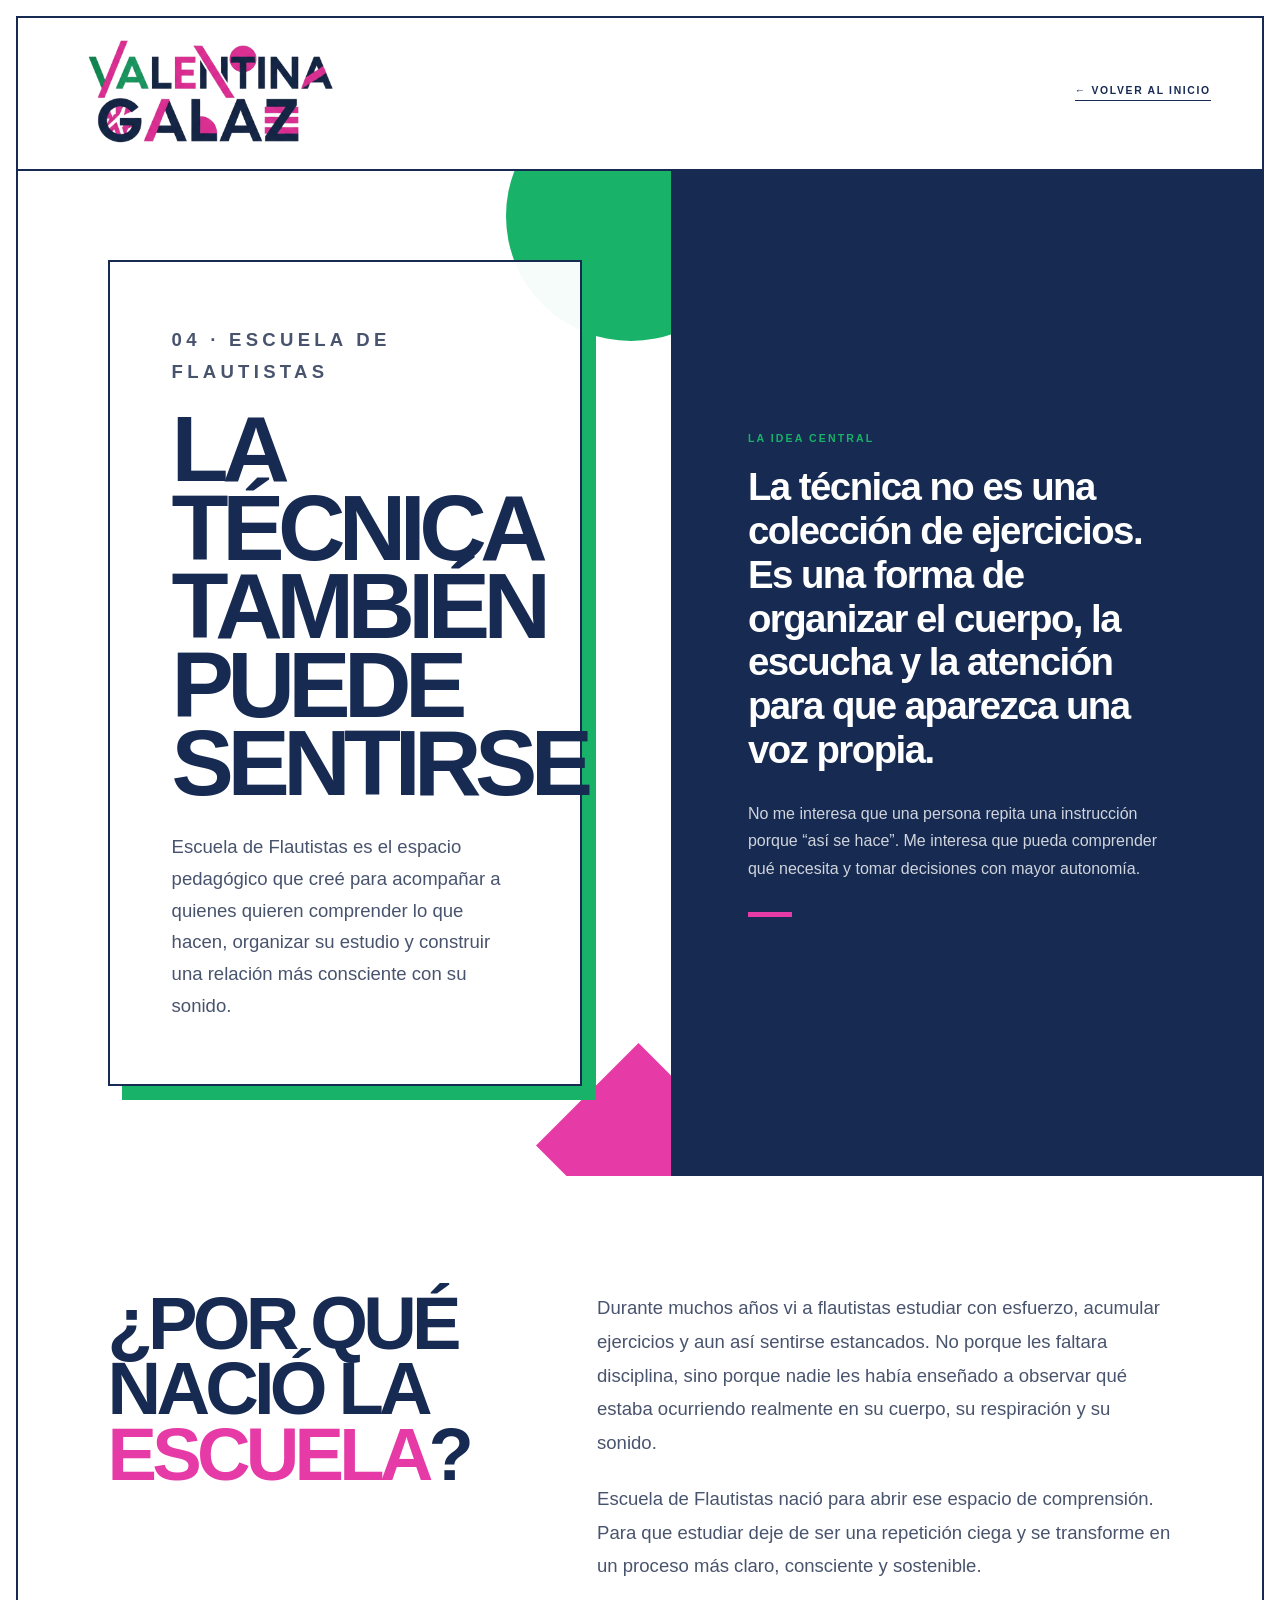
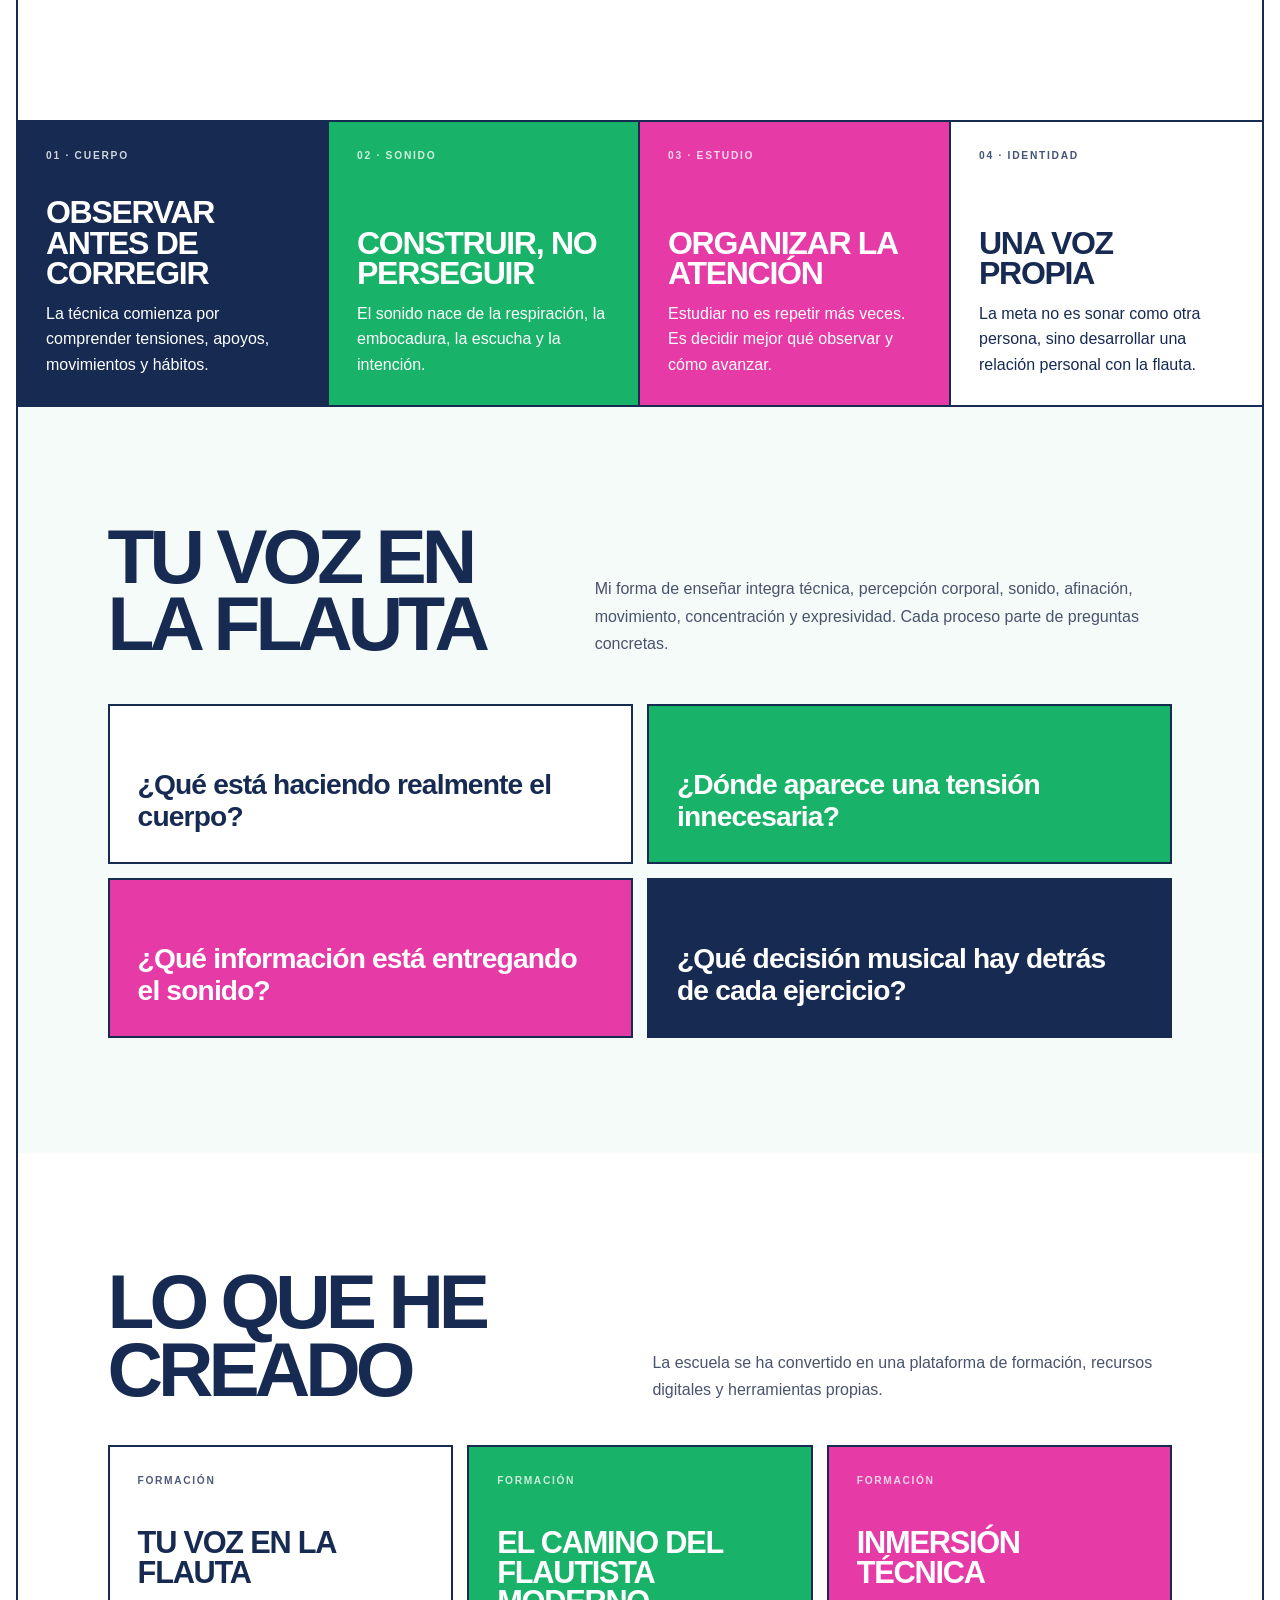
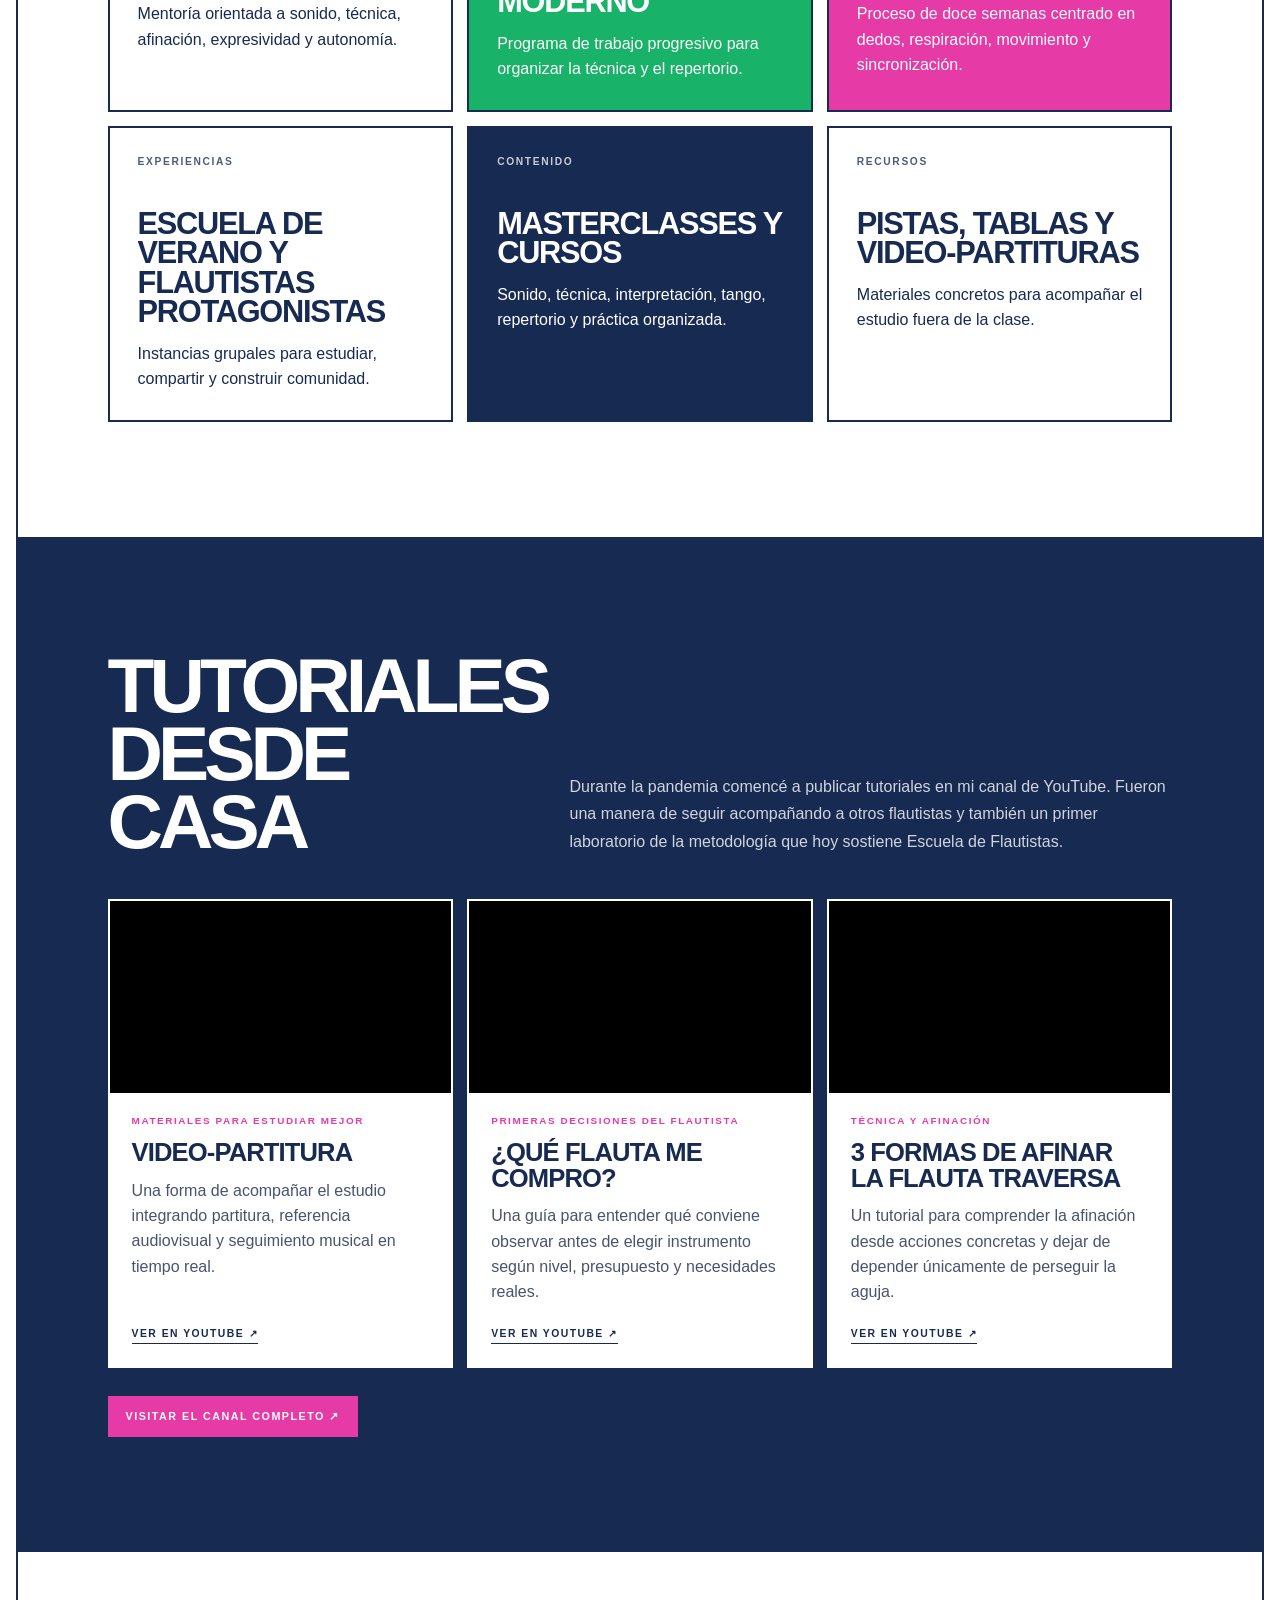
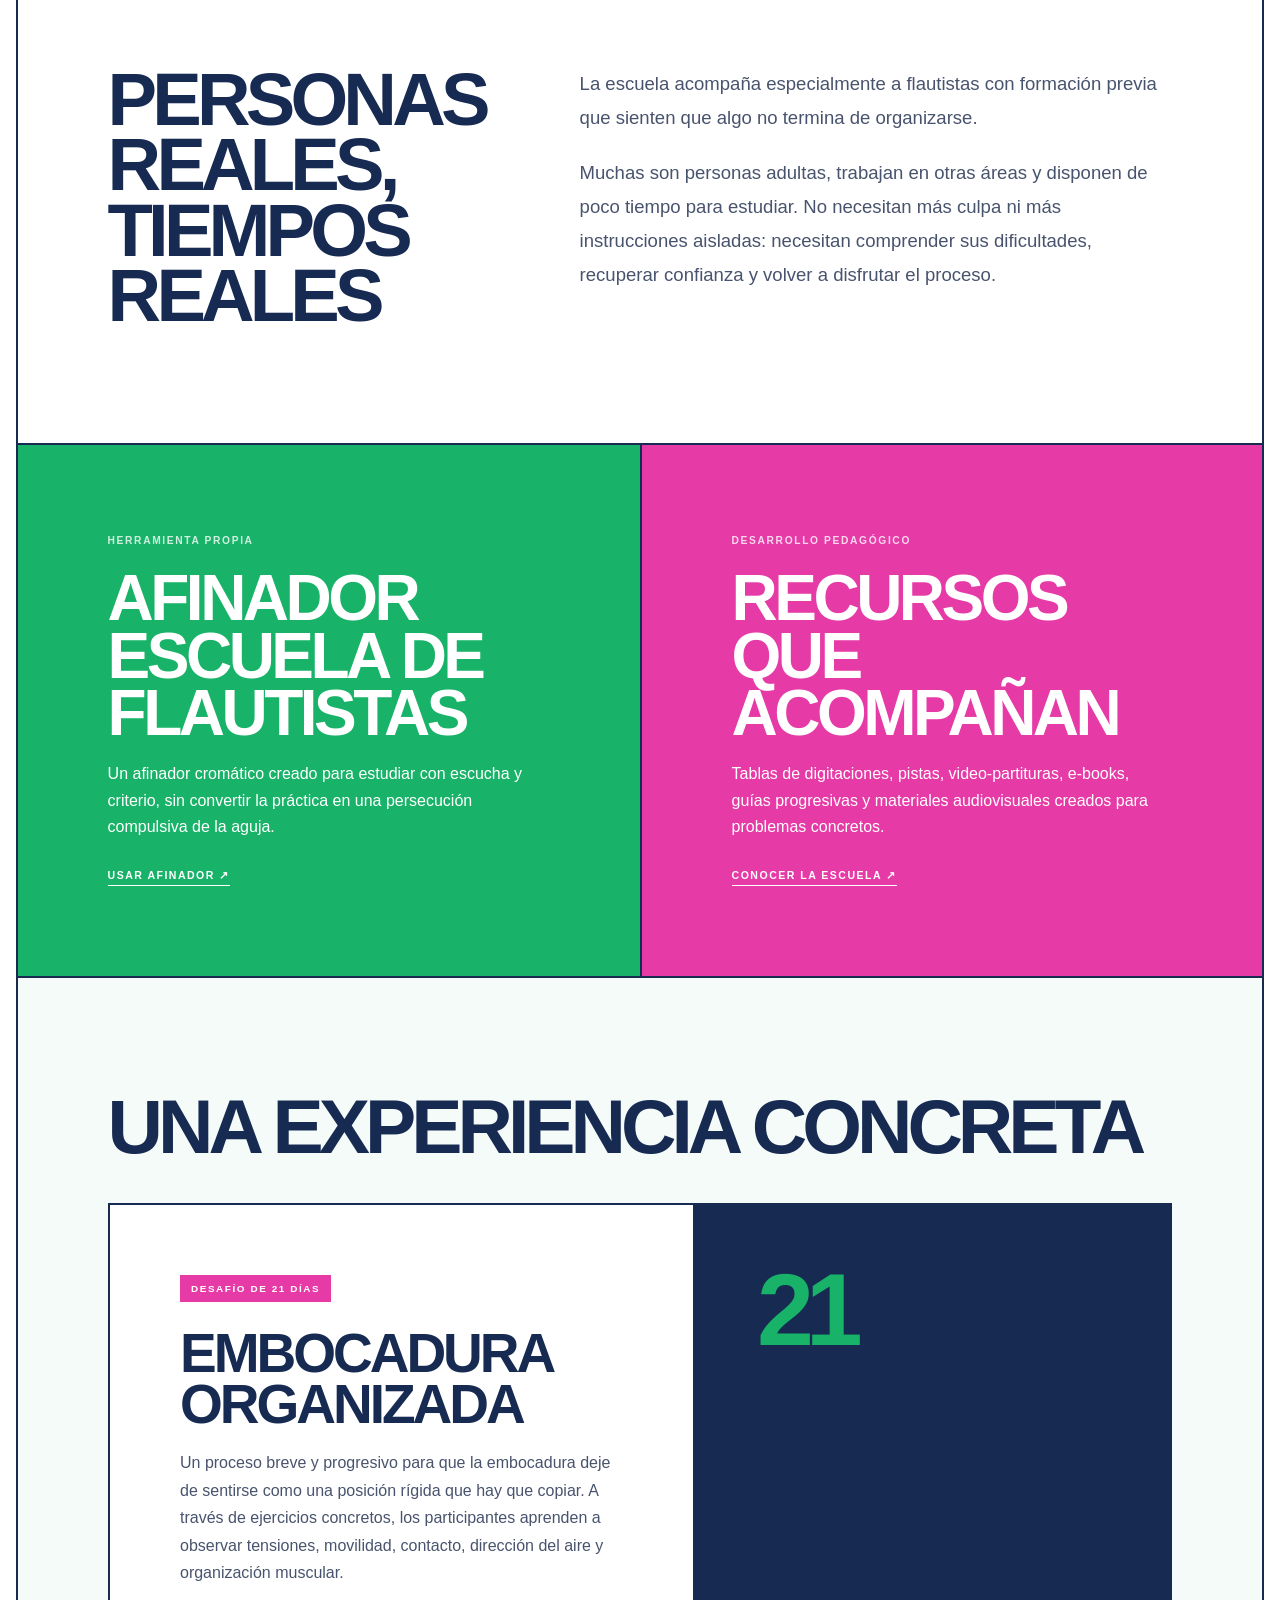
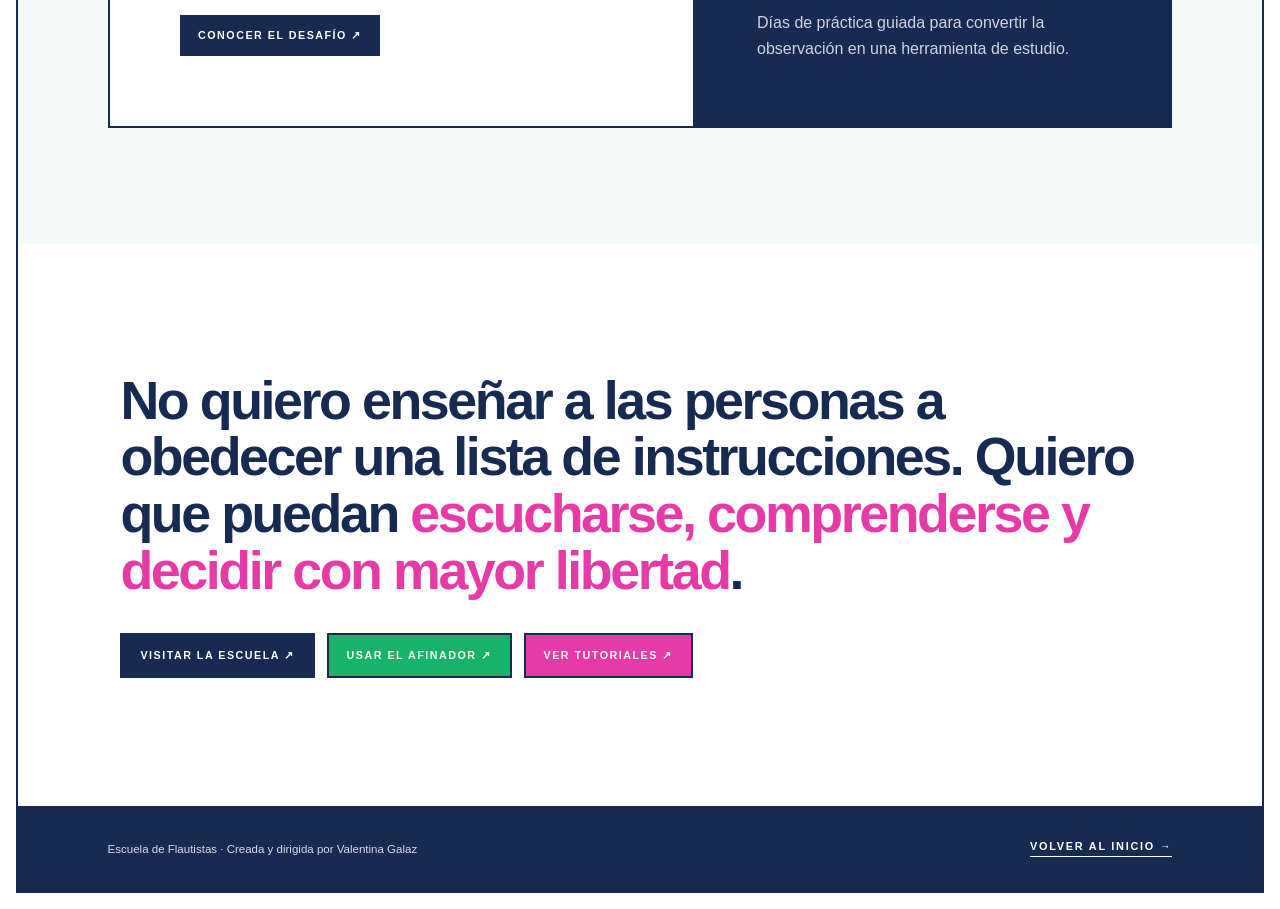
<file: escuela-de-flautistas/index.html>
<!doctype html>
<html lang="es">
<head>
  <meta charset="utf-8">
  <meta name="viewport" content="width=device-width,initial-scale=1,viewport-fit=cover">
  <title>Escuela de Flautistas — Valentina Galaz</title>
  <meta name="description" content="Escuela de Flautistas: formación, herramientas y recursos para comprender el cuerpo, organizar el estudio y construir una voz propia en la flauta.">
  <link rel="icon" type="image/svg+xml" href="../assets/favicon-vg.svg?v=2">
  <link rel="shortcut icon" href="../assets/favicon-vg.svg?v=2">
  <meta name="theme-color" content="#162A52">
  <style>
    :root{--white:#fff;--blue:#162a52;--green:#18b368;--fuchsia:#e63aa7;--soft:#f5fbf8;--ink:#48536d}
    *{box-sizing:border-box}
    html{scroll-behavior:smooth;overflow-x:hidden;background:var(--white)}
    body{margin:0;background:var(--white);color:var(--blue);font-family:Arial,Helvetica,sans-serif;overflow-x:hidden}
    a{color:inherit}
    img{display:block;max-width:100%}
    .shell{margin:16px;border:2px solid var(--blue);overflow:hidden;background:var(--white)}
    header{display:flex;align-items:center;justify-content:space-between;gap:22px;padding:20px clamp(20px,4vw,54px);border-bottom:2px solid var(--blue);background:var(--white)}
    .brand{width:min(280px,48vw)}.brand img{width:100%;height:auto}
    .back{text-decoration:none;text-transform:uppercase;letter-spacing:.16em;font-size:.65rem;font-weight:800;border-bottom:1px solid currentColor;padding-bottom:4px;white-space:nowrap}

    .hero{display:grid;grid-template-columns:minmax(0,1.05fr) minmax(360px,.95fr);min-height:calc(100svh - 105px)}
    .hero-main{position:relative;padding:clamp(48px,7vw,100px);background:var(--white);display:flex;flex-direction:column;justify-content:center;overflow:hidden}
    .hero-main:before{content:"";position:absolute;width:250px;aspect-ratio:1;background:var(--green);border-radius:50%;right:-85px;top:-80px}
    .hero-main:after{content:"";position:absolute;width:145px;aspect-ratio:1;background:var(--fuchsia);right:-40px;bottom:-42px;transform:rotate(45deg)}
    .hero-card{position:relative;z-index:2;border:2px solid var(--blue);padding:clamp(32px,5vw,62px);background:rgba(255,255,255,.96);box-shadow:14px 14px 0 var(--green)}
    .kicker{margin:0;color:var(--fuchsia);font-size:.68rem;letter-spacing:.23em;text-transform:uppercase;font-weight:800}
    h1{margin:22px 0 28px;font-size:clamp(3.1rem,7.3vw,7rem);line-height:.84;letter-spacing:-.07em;text-transform:uppercase;max-width:9ch}
    .hero-card p{margin:0;max-width:660px;font-size:clamp(1.03rem,1.45vw,1.24rem);line-height:1.72;color:var(--ink)}
    .hero-side{background:var(--blue);color:var(--white);padding:clamp(42px,6vw,82px);display:flex;flex-direction:column;justify-content:center}
    .hero-side .eyebrow{margin:0 0 18px;color:var(--green);font-size:.66rem;letter-spacing:.2em;text-transform:uppercase;font-weight:800}
    .hero-side blockquote{margin:0;font-size:clamp(1.6rem,3vw,2.8rem);line-height:1.14;letter-spacing:-.04em;font-weight:700}
    .hero-side p{margin:28px 0 0;line-height:1.72;color:rgba(255,255,255,.8)}
    .hero-side .line{width:44px;height:5px;background:var(--fuchsia);margin-top:30px}

    .why{padding:clamp(74px,9vw,130px) clamp(24px,7vw,110px);display:grid;grid-template-columns:minmax(0,.82fr) minmax(0,1.18fr);gap:clamp(42px,7vw,105px)}
    .why h2{margin:0;font-size:clamp(2.8rem,5.8vw,6rem);line-height:.88;letter-spacing:-.065em;text-transform:uppercase}
    .why h2 span{color:var(--fuchsia)}
    .why-copy{font-size:clamp(1.04rem,1.45vw,1.22rem);line-height:1.82;color:var(--ink)}
    .why-copy p{margin:0 0 22px}

    .principles{display:grid;grid-template-columns:repeat(4,1fr);border-top:2px solid var(--blue);border-bottom:2px solid var(--blue)}
    .principle{min-height:250px;padding:28px;border-right:2px solid var(--blue);display:flex;flex-direction:column;justify-content:space-between}
    .principle:last-child{border-right:0}.principle:nth-child(1){background:var(--blue);color:var(--white)}.principle:nth-child(2){background:var(--green);color:var(--white)}.principle:nth-child(3){background:var(--fuchsia);color:var(--white)}
    .principle small{font-size:.64rem;letter-spacing:.17em;text-transform:uppercase;font-weight:800;opacity:.8}
    .principle h3{margin:36px 0 12px;font-size:clamp(1.55rem,2.5vw,2.6rem);line-height:.95;letter-spacing:-.04em;text-transform:uppercase}
    .principle p{margin:0;line-height:1.6}

    .method{padding:clamp(76px,9vw,128px) clamp(24px,7vw,110px);background:var(--soft)}
    .method-head{display:grid;grid-template-columns:minmax(0,.85fr) minmax(0,1.15fr);gap:60px;align-items:end;margin-bottom:46px}
    .method h2{margin:0;font-size:clamp(2.8rem,6vw,6.2rem);line-height:.88;letter-spacing:-.065em;text-transform:uppercase}
    .method-head p{margin:0;line-height:1.72;color:var(--ink);max-width:650px}
    .question-grid{display:grid;grid-template-columns:repeat(2,1fr);gap:14px}
    .question{border:2px solid var(--blue);background:var(--white);padding:28px;min-height:160px;display:flex;align-items:flex-end;font-size:clamp(1.25rem,2.2vw,2rem);line-height:1.15;letter-spacing:-.03em;font-weight:700}
    .question:nth-child(2){background:var(--green);color:var(--white)}.question:nth-child(3){background:var(--fuchsia);color:var(--white)}.question:nth-child(4){background:var(--blue);color:var(--white)}

    .created{padding:clamp(76px,9vw,128px) clamp(24px,7vw,110px)}
    .section-head{display:flex;justify-content:space-between;align-items:end;gap:32px;margin-bottom:42px}
    .section-head h2{margin:0;font-size:clamp(2.8rem,6vw,6.2rem);line-height:.88;letter-spacing:-.065em;text-transform:uppercase}
    .section-head p{margin:0;max-width:520px;line-height:1.65;color:var(--ink)}
    .create-grid{display:grid;grid-template-columns:repeat(3,1fr);gap:14px}
    .create-card{border:2px solid var(--blue);padding:28px;min-height:250px;display:flex;flex-direction:column;background:var(--white)}
    .create-card:nth-child(2){background:var(--green);color:var(--white)}.create-card:nth-child(3){background:var(--fuchsia);color:var(--white)}.create-card:nth-child(5){background:var(--blue);color:var(--white)}
    .create-card small{font-size:.64rem;letter-spacing:.16em;text-transform:uppercase;font-weight:800;opacity:.76}
    .create-card h3{margin:42px 0 14px;font-size:clamp(1.45rem,2.4vw,2.3rem);line-height:.96;letter-spacing:-.04em;text-transform:uppercase}
    .create-card p{margin:0;line-height:1.6}

    .youtube{padding:clamp(76px,9vw,128px) clamp(24px,7vw,110px);background:var(--blue);color:var(--white)}
    .youtube-head{display:grid;grid-template-columns:minmax(0,.8fr) minmax(0,1.2fr);gap:60px;margin-bottom:44px;align-items:end}
    .youtube h2{margin:0;font-size:clamp(2.8rem,6vw,6.2rem);line-height:.88;letter-spacing:-.065em;text-transform:uppercase}
    .youtube-head p{margin:0;line-height:1.72;color:rgba(255,255,255,.8);max-width:680px}
    .video-grid{display:grid;grid-template-columns:repeat(3,1fr);gap:14px}
    .video-card{background:var(--white);color:var(--blue);border:2px solid var(--white);overflow:hidden;display:flex;flex-direction:column}
    .video-frame{aspect-ratio:16/9;background:#000}
    .video-frame iframe{width:100%;height:100%;border:0}
    .video-copy{padding:22px;display:flex;flex-direction:column;flex:1}
    .video-copy small{color:var(--fuchsia);font-size:.62rem;letter-spacing:.16em;text-transform:uppercase;font-weight:800}
    .video-copy h3{margin:14px 0 12px;font-size:clamp(1.2rem,2vw,1.8rem);line-height:1;letter-spacing:-.035em;text-transform:uppercase}
    .video-copy p{margin:0 0 22px;line-height:1.58;color:var(--ink)}
    .video-copy a{margin-top:auto;width:max-content;text-decoration:none;border-bottom:1px solid currentColor;padding-bottom:4px;font-size:.65rem;letter-spacing:.14em;text-transform:uppercase;font-weight:800}
    .youtube-footer{margin-top:28px}
    .youtube-footer a{display:inline-flex;background:var(--fuchsia);color:var(--white);padding:14px 18px;text-decoration:none;font-size:.67rem;letter-spacing:.14em;text-transform:uppercase;font-weight:800}

    .student{padding:clamp(76px,9vw,128px) clamp(24px,7vw,110px);display:grid;grid-template-columns:minmax(0,.82fr) minmax(0,1.18fr);gap:60px}
    .student h2{margin:0;font-size:clamp(2.8rem,5.8vw,6rem);line-height:.88;letter-spacing:-.065em;text-transform:uppercase}
    .student-copy{font-size:clamp(1.04rem,1.45vw,1.22rem);line-height:1.82;color:var(--ink)}
    .student-copy p{margin:0 0 22px}

    .tools{display:grid;grid-template-columns:1fr 1fr;border-top:2px solid var(--blue);border-bottom:2px solid var(--blue)}
    .tool{padding:clamp(48px,7vw,90px);min-height:420px;display:flex;flex-direction:column;justify-content:center}
    .tool:first-child{background:var(--green);color:var(--white)}.tool:last-child{background:var(--fuchsia);color:var(--white);border-left:2px solid var(--blue)}
    .tool small{font-size:.64rem;letter-spacing:.16em;text-transform:uppercase;font-weight:800;opacity:.8}
    .tool h2{margin:24px 0 18px;font-size:clamp(2.4rem,5vw,5rem);line-height:.9;letter-spacing:-.055em;text-transform:uppercase}
    .tool p{margin:0 0 28px;line-height:1.68;max-width:560px}
    .tool a{width:max-content;text-decoration:none;border-bottom:1px solid currentColor;padding-bottom:4px;font-size:.66rem;letter-spacing:.14em;text-transform:uppercase;font-weight:800}

    .offer{padding:clamp(76px,9vw,128px) clamp(24px,7vw,110px);background:var(--soft)}
    .offer h2{margin:0 0 42px;font-size:clamp(2.8rem,6vw,6.2rem);line-height:.88;letter-spacing:-.065em;text-transform:uppercase}
    .offer-card{display:grid;grid-template-columns:minmax(0,1.1fr) minmax(300px,.9fr);border:2px solid var(--blue);background:var(--white)}
    .offer-copy{padding:clamp(36px,5.5vw,72px)}
    .offer-copy small{display:inline-block;background:var(--fuchsia);color:var(--white);padding:8px 11px;font-size:.62rem;letter-spacing:.16em;text-transform:uppercase;font-weight:800}
    .offer-copy h3{margin:26px 0 20px;font-size:clamp(2.1rem,4.3vw,4.5rem);line-height:.92;letter-spacing:-.055em;text-transform:uppercase}
    .offer-copy p{margin:0 0 28px;line-height:1.72;color:var(--ink)}
    .offer-copy a{display:inline-flex;background:var(--blue);color:var(--white);padding:14px 18px;text-decoration:none;font-size:.67rem;letter-spacing:.14em;text-transform:uppercase;font-weight:800}
    .offer-side{background:var(--blue);color:var(--white);padding:clamp(36px,5vw,68px);display:flex;flex-direction:column;justify-content:space-between}
    .offer-side strong{font-size:clamp(4rem,8vw,8rem);line-height:.8;letter-spacing:-.08em;color:var(--green)}
    .offer-side p{margin:30px 0 0;line-height:1.65;color:rgba(255,255,255,.8)}

    .closing{padding:clamp(78px,10vw,140px) clamp(24px,8vw,130px)}
    .closing p{margin:0;max-width:1050px;font-size:clamp(2rem,4.2vw,4.5rem);line-height:1.06;letter-spacing:-.045em;font-weight:700}
    .closing p span{color:var(--fuchsia)}
    .closing-links{display:flex;flex-wrap:wrap;gap:12px;margin-top:34px}
    .closing-links a{padding:14px 18px;text-decoration:none;font-size:.67rem;letter-spacing:.14em;text-transform:uppercase;font-weight:800;border:2px solid var(--blue)}
    .closing-links a:first-child{background:var(--blue);color:var(--white)}.closing-links a:nth-child(2){background:var(--green);color:var(--white)}.closing-links a:nth-child(3){background:var(--fuchsia);color:var(--white)}

    footer{background:var(--blue);color:var(--white);padding:34px clamp(24px,7vw,110px);display:flex;justify-content:space-between;gap:20px;align-items:center}
    footer a{text-decoration:none;font-size:.68rem;letter-spacing:.16em;text-transform:uppercase;font-weight:800;border-bottom:1px solid currentColor;padding-bottom:4px}
    footer span{font-size:.72rem;opacity:.84}

    @media(max-width:1000px){.principles{grid-template-columns:repeat(2,1fr)}.principle:nth-child(2){border-right:0}.principle:nth-child(-n+2){border-bottom:2px solid var(--blue)}.create-grid,.video-grid{grid-template-columns:1fr 1fr}.video-card:last-child{grid-column:1/-1}}
    @media(max-width:820px){.hero,.why,.method-head,.youtube-head,.student,.offer-card{grid-template-columns:1fr}.question-grid,.tools{grid-template-columns:1fr}.tool:last-child{border-left:0;border-top:2px solid var(--blue)}.section-head{display:block}.section-head p{margin-top:24px}.create-grid,.video-grid{grid-template-columns:1fr}.video-card:last-child{grid-column:auto}}
    @media(max-width:620px){.shell{margin:8px}header{padding:15px 16px;gap:12px}.brand{width:min(205px,55vw)}.back{font-size:.55rem;letter-spacing:.1em}.hero{min-height:0}.hero-main,.hero-side{padding:48px 24px 54px}.hero-card{padding:28px 22px;box-shadow:9px 9px 0 var(--green)}h1{font-size:clamp(3rem,17vw,5rem)}.why,.method,.created,.youtube,.student,.offer,.closing{padding:62px 24px}.principles{grid-template-columns:1fr}.principle{border-right:0;border-bottom:2px solid var(--blue);min-height:210px}.principle:last-child{border-bottom:0}.question-grid{grid-template-columns:1fr}.tool{padding:58px 24px;min-height:340px}.create-card,.video-card{min-height:0}footer{align-items:flex-start;flex-direction:column}}
  </style>
</head>
<body>
  <main class="shell">
    <header>
      <a class="brand" href="../" aria-label="Volver al inicio"><img src="../assets/Fondo%20marfil.png" alt="Valentina Galaz"></a>
      <a class="back" href="../">← Volver al inicio</a>
    </header>

    <section class="hero">
      <div class="hero-main">
        <div class="hero-card">
          <p class="kicker">04 · Escuela de Flautistas</p>
          <h1>La técnica también puede sentirse</h1>
          <p>Escuela de Flautistas es el espacio pedagógico que creé para acompañar a quienes quieren comprender lo que hacen, organizar su estudio y construir una relación más consciente con su sonido.</p>
        </div>
      </div>
      <div class="hero-side">
        <p class="eyebrow">La idea central</p>
        <blockquote>La técnica no es una colección de ejercicios. Es una forma de organizar el cuerpo, la escucha y la atención para que aparezca una voz propia.</blockquote>
        <p>No me interesa que una persona repita una instrucción porque “así se hace”. Me interesa que pueda comprender qué necesita y tomar decisiones con mayor autonomía.</p>
        <span class="line" aria-hidden="true"></span>
      </div>
    </section>

    <section class="why">
      <h2>¿Por qué nació la <span>escuela</span>?</h2>
      <div class="why-copy">
        <p>Durante muchos años vi a flautistas estudiar con esfuerzo, acumular ejercicios y aun así sentirse estancados. No porque les faltara disciplina, sino porque nadie les había enseñado a observar qué estaba ocurriendo realmente en su cuerpo, su respiración y su sonido.</p>
        <p>Escuela de Flautistas nació para abrir ese espacio de comprensión. Para que estudiar deje de ser una repetición ciega y se transforme en un proceso más claro, consciente y sostenible.</p>
      </div>
    </section>

    <section class="principles" aria-label="Principios pedagógicos">
      <article class="principle"><small>01 · Cuerpo</small><div><h3>Observar antes de corregir</h3><p>La técnica comienza por comprender tensiones, apoyos, movimientos y hábitos.</p></div></article>
      <article class="principle"><small>02 · Sonido</small><div><h3>Construir, no perseguir</h3><p>El sonido nace de la respiración, la embocadura, la escucha y la intención.</p></div></article>
      <article class="principle"><small>03 · Estudio</small><div><h3>Organizar la atención</h3><p>Estudiar no es repetir más veces. Es decidir mejor qué observar y cómo avanzar.</p></div></article>
      <article class="principle"><small>04 · Identidad</small><div><h3>Una voz propia</h3><p>La meta no es sonar como otra persona, sino desarrollar una relación personal con la flauta.</p></div></article>
    </section>

    <section class="method">
      <div class="method-head"><h2>Tu voz en la flauta</h2><p>Mi forma de enseñar integra técnica, percepción corporal, sonido, afinación, movimiento, concentración y expresividad. Cada proceso parte de preguntas concretas.</p></div>
      <div class="question-grid">
        <div class="question">¿Qué está haciendo realmente el cuerpo?</div>
        <div class="question">¿Dónde aparece una tensión innecesaria?</div>
        <div class="question">¿Qué información está entregando el sonido?</div>
        <div class="question">¿Qué decisión musical hay detrás de cada ejercicio?</div>
      </div>
    </section>

    <section class="created">
      <div class="section-head"><h2>Lo que he creado</h2><p>La escuela se ha convertido en una plataforma de formación, recursos digitales y herramientas propias.</p></div>
      <div class="create-grid">
        <article class="create-card"><small>Formación</small><h3>Tu Voz en la Flauta</h3><p>Mentoría orientada a sonido, técnica, afinación, expresividad y autonomía.</p></article>
        <article class="create-card"><small>Formación</small><h3>El Camino del Flautista Moderno</h3><p>Programa de trabajo progresivo para organizar la técnica y el repertorio.</p></article>
        <article class="create-card"><small>Formación</small><h3>Inmersión Técnica</h3><p>Proceso de doce semanas centrado en dedos, respiración, movimiento y sincronización.</p></article>
        <article class="create-card"><small>Experiencias</small><h3>Escuela de Verano y Flautistas Protagonistas</h3><p>Instancias grupales para estudiar, compartir y construir comunidad.</p></article>
        <article class="create-card"><small>Contenido</small><h3>Masterclasses y cursos</h3><p>Sonido, técnica, interpretación, tango, repertorio y práctica organizada.</p></article>
        <article class="create-card"><small>Recursos</small><h3>Pistas, tablas y video-partituras</h3><p>Materiales concretos para acompañar el estudio fuera de la clase.</p></article>
      </div>
    </section>

    <section class="youtube">
      <div class="youtube-head"><h2>Tutoriales desde casa</h2><p>Durante la pandemia comencé a publicar tutoriales en mi canal de YouTube. Fueron una manera de seguir acompañando a otros flautistas y también un primer laboratorio de la metodología que hoy sostiene Escuela de Flautistas.</p></div>
      <div class="video-grid">
        <article class="video-card">
          <div class="video-frame"><iframe src="https://www.youtube.com/embed/JGJsXKycFg0" title="Video-partitura para flauta" loading="lazy" allowfullscreen></iframe></div>
          <div class="video-copy"><small>Materiales para estudiar mejor</small><h3>Video-partitura</h3><p>Una forma de acompañar el estudio integrando partitura, referencia audiovisual y seguimiento musical en tiempo real.</p><a href="https://www.youtube.com/watch?v=JGJsXKycFg0" target="_blank" rel="noreferrer">Ver en YouTube ↗</a></div>
        </article>
        <article class="video-card">
          <div class="video-frame"><iframe src="https://www.youtube.com/embed/JV3kOQb1mtc" title="Qué flauta me compro" loading="lazy" allowfullscreen></iframe></div>
          <div class="video-copy"><small>Primeras decisiones del flautista</small><h3>¿Qué flauta me compro?</h3><p>Una guía para entender qué conviene observar antes de elegir instrumento según nivel, presupuesto y necesidades reales.</p><a href="https://www.youtube.com/watch?v=JV3kOQb1mtc" target="_blank" rel="noreferrer">Ver en YouTube ↗</a></div>
        </article>
        <article class="video-card">
          <div class="video-frame"><iframe src="https://www.youtube.com/embed/1h3LYjdVVE8" title="Tres formas de afinar la flauta traversa" loading="lazy" allowfullscreen></iframe></div>
          <div class="video-copy"><small>Técnica y afinación</small><h3>3 formas de afinar la flauta traversa</h3><p>Un tutorial para comprender la afinación desde acciones concretas y dejar de depender únicamente de perseguir la aguja.</p><a href="https://www.youtube.com/watch?v=1h3LYjdVVE8" target="_blank" rel="noreferrer">Ver en YouTube ↗</a></div>
        </article>
      </div>
      <div class="youtube-footer"><a href="https://www.youtube.com/@ValentinaGalaz" target="_blank" rel="noreferrer">Visitar el canal completo ↗</a></div>
    </section>

    <section class="student">
      <h2>Personas reales, tiempos reales</h2>
      <div class="student-copy">
        <p>La escuela acompaña especialmente a flautistas con formación previa que sienten que algo no termina de organizarse.</p>
        <p>Muchas son personas adultas, trabajan en otras áreas y disponen de poco tiempo para estudiar. No necesitan más culpa ni más instrucciones aisladas: necesitan comprender sus dificultades, recuperar confianza y volver a disfrutar el proceso.</p>
      </div>
    </section>

    <section class="tools">
      <article class="tool"><small>Herramienta propia</small><h2>Afinador Escuela de Flautistas</h2><p>Un afinador cromático creado para estudiar con escucha y criterio, sin convertir la práctica en una persecución compulsiva de la aguja.</p><a href="https://escueladeflautistas.cl/afinador/" target="_blank" rel="noreferrer">Usar afinador ↗</a></article>
      <article class="tool"><small>Desarrollo pedagógico</small><h2>Recursos que acompañan</h2><p>Tablas de digitaciones, pistas, video-partituras, e-books, guías progresivas y materiales audiovisuales creados para problemas concretos.</p><a href="https://escueladeflautistas.cl/" target="_blank" rel="noreferrer">Conocer la escuela ↗</a></article>
    </section>

    <section class="offer">
      <h2>Una experiencia concreta</h2>
      <article class="offer-card">
        <div class="offer-copy"><small>Desafío de 21 días</small><h3>Embocadura Organizada</h3><p>Un proceso breve y progresivo para que la embocadura deje de sentirse como una posición rígida que hay que copiar. A través de ejercicios concretos, los participantes aprenden a observar tensiones, movilidad, contacto, dirección del aire y organización muscular.</p><a href="https://escueladeflautistas.cl/embocadura-organizada/?utm_source=web&utm_medium=popup&utm_campaign=desafio_21_dias&utm_content=desafio_abierto_global" target="_blank" rel="noreferrer">Conocer el desafío ↗</a></div>
        <div class="offer-side"><strong>21</strong><p>Días de práctica guiada para convertir la observación en una herramienta de estudio.</p></div>
      </article>
    </section>

    <section class="closing">
      <p>No quiero enseñar a las personas a obedecer una lista de instrucciones. Quiero que puedan <span>escucharse, comprenderse y decidir con mayor libertad</span>.</p>
      <div class="closing-links"><a href="https://escueladeflautistas.cl/" target="_blank" rel="noreferrer">Visitar la escuela ↗</a><a href="https://escueladeflautistas.cl/afinador/" target="_blank" rel="noreferrer">Usar el afinador ↗</a><a href="https://www.youtube.com/@ValentinaGalaz" target="_blank" rel="noreferrer">Ver tutoriales ↗</a></div>
    </section>

    <footer><span>Escuela de Flautistas · Creada y dirigida por Valentina Galaz</span><a href="../">Volver al inicio →</a></footer>
  </main>
</body>
</html>
</file>
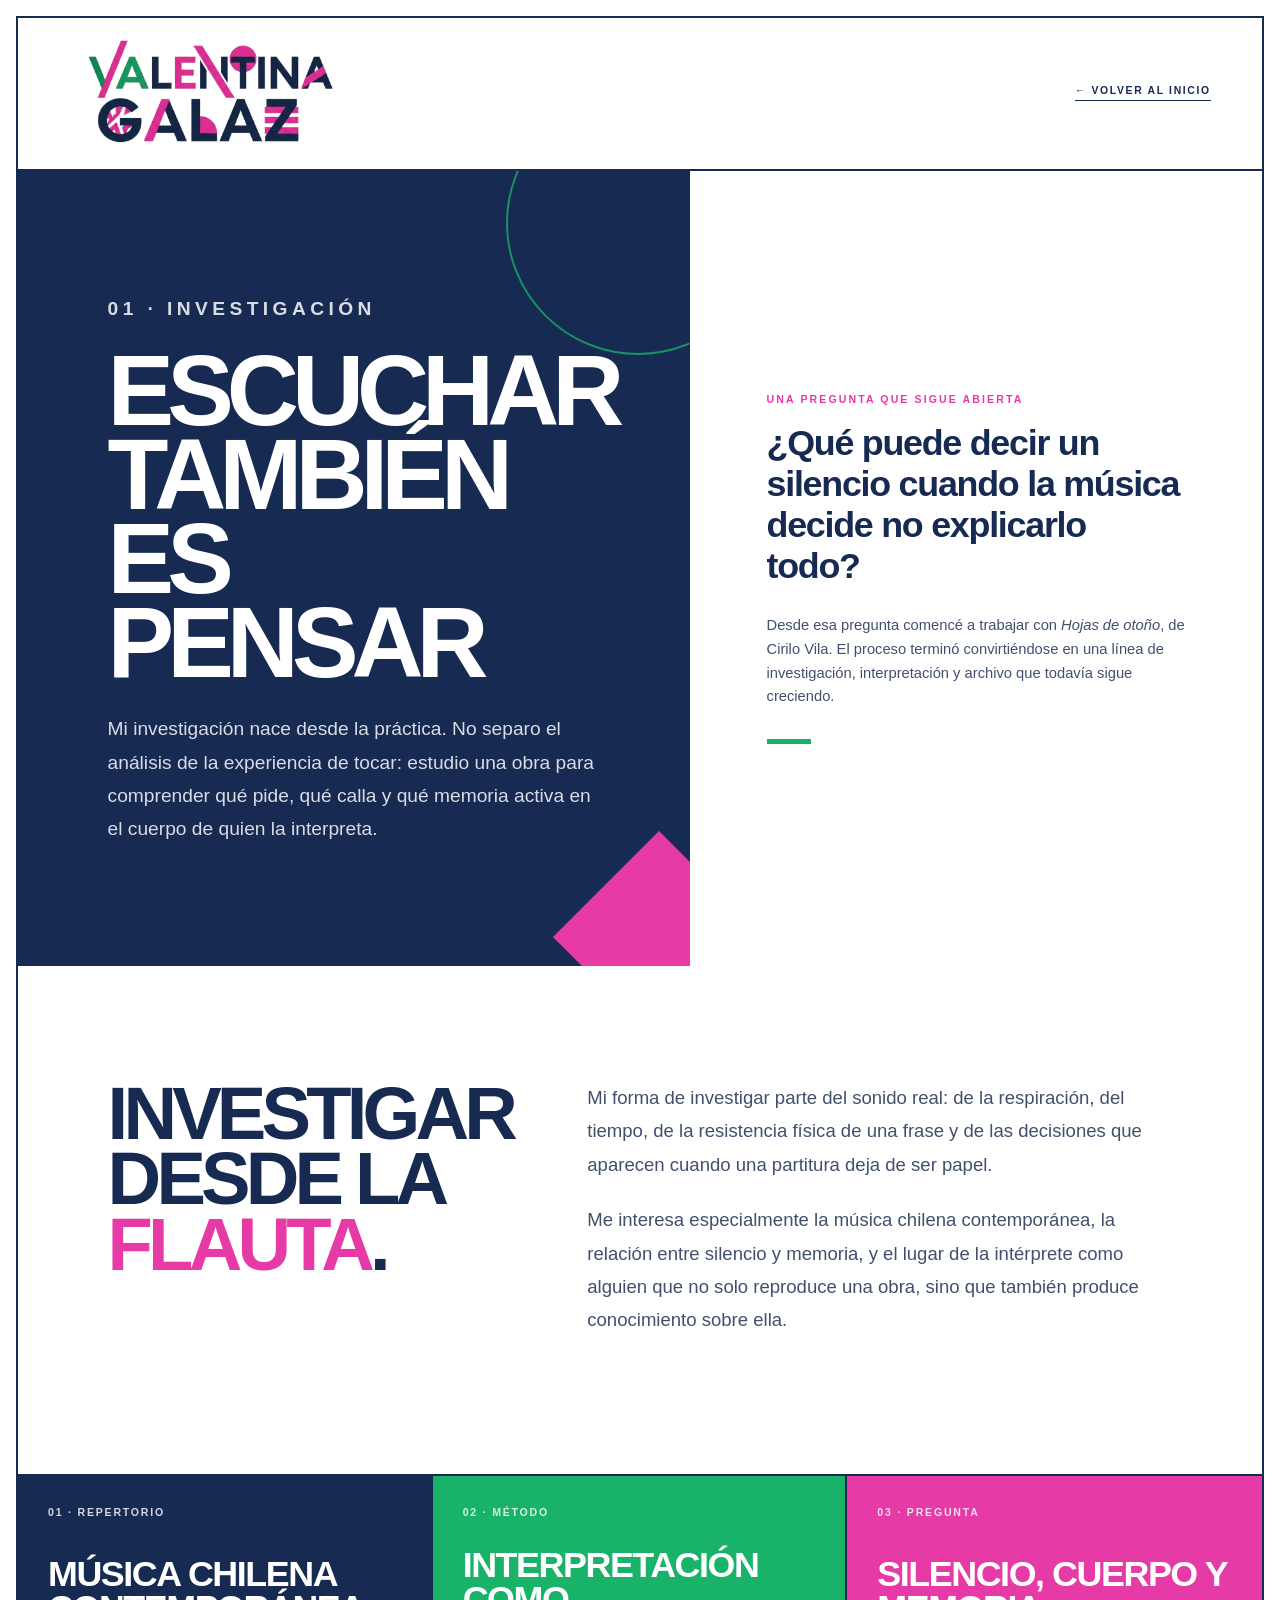
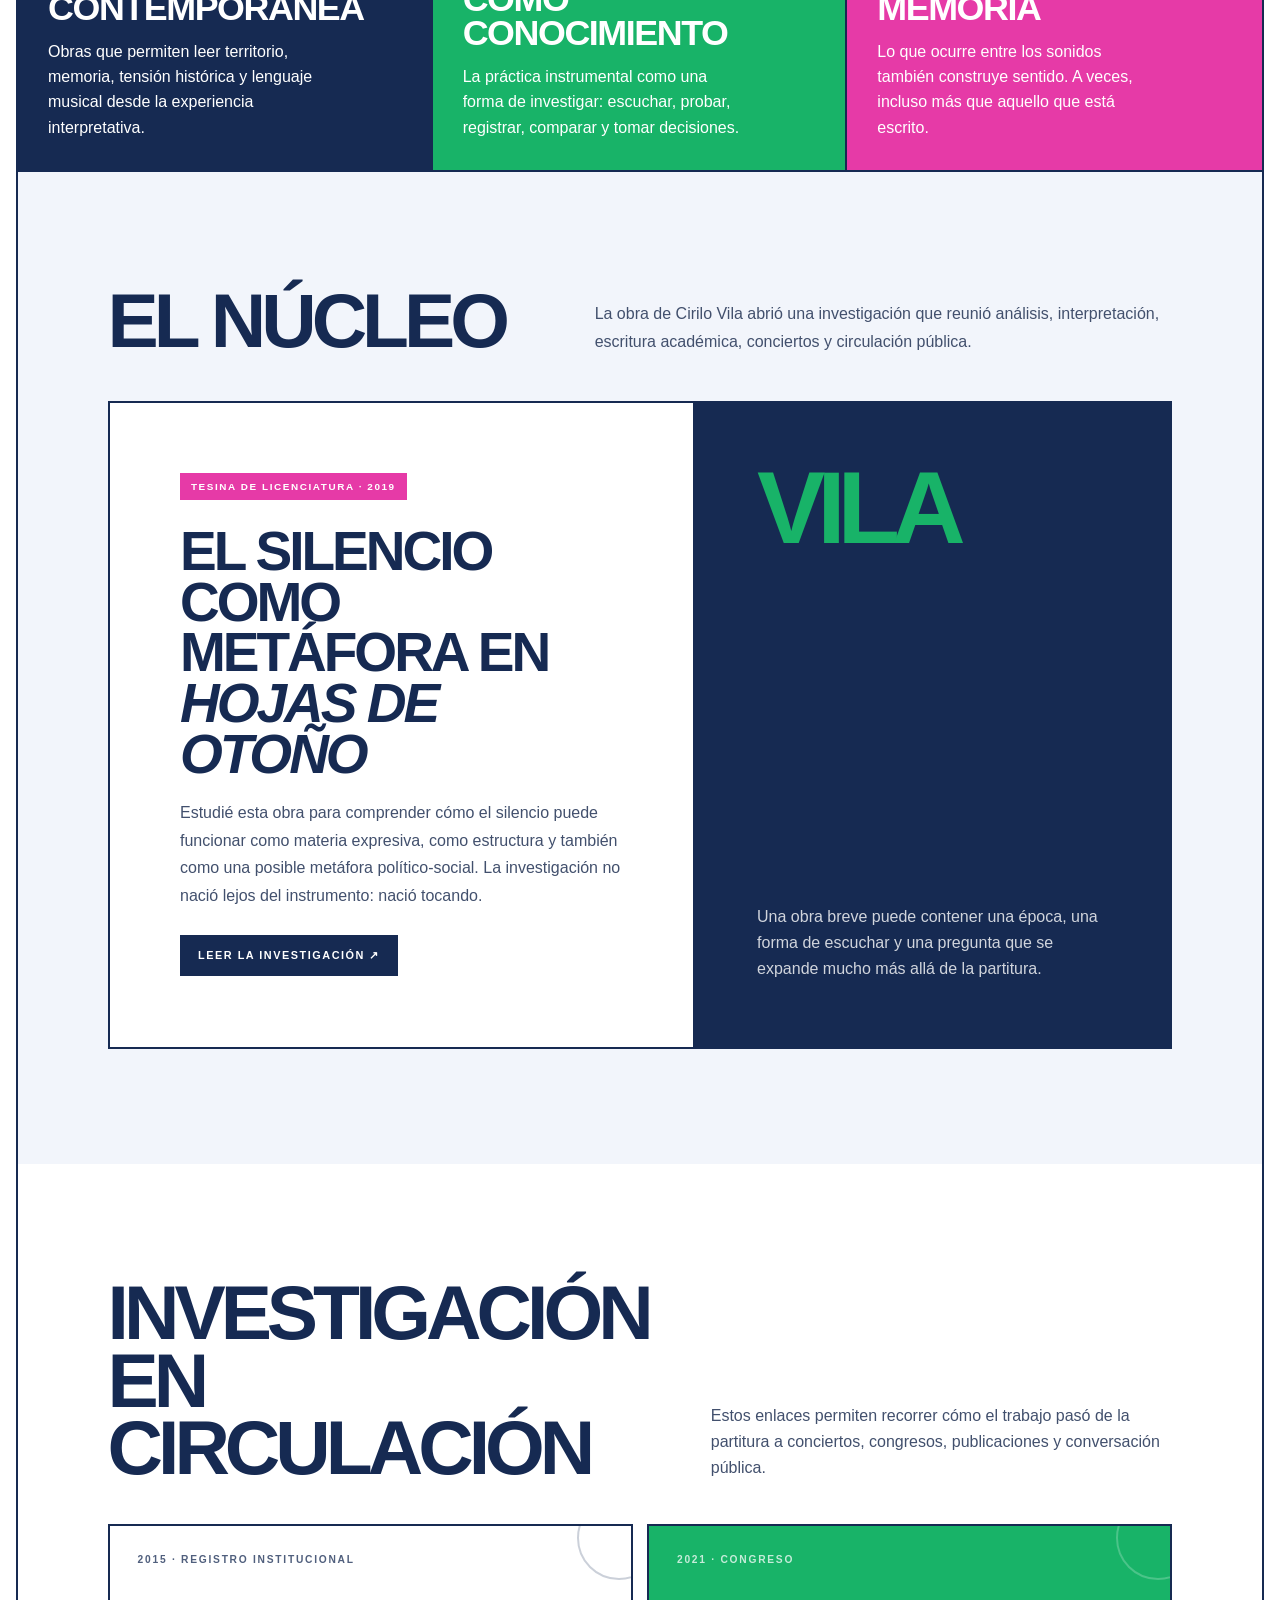
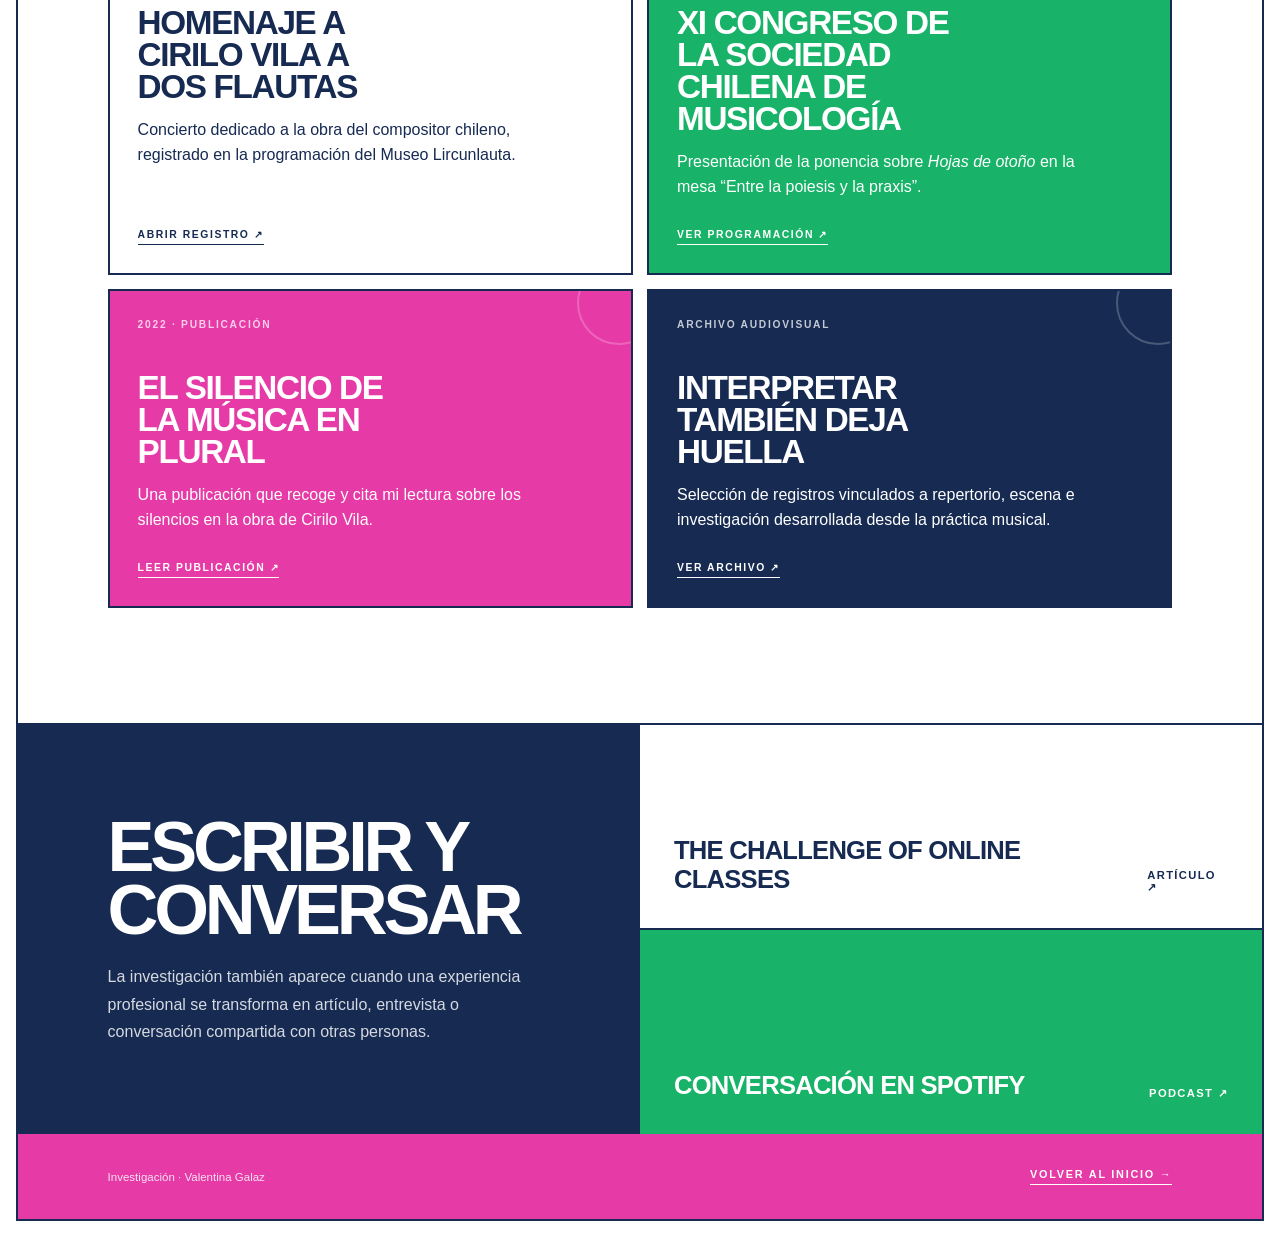
<file: investigacion/index.html>
<!doctype html>
<html lang="es">
<head>
  <meta charset="utf-8">
  <meta name="viewport" content="width=device-width,initial-scale=1,viewport-fit=cover">
  <title>Investigación — Valentina Galaz</title>
  <meta name="description" content="Investigación musical de Valentina Galaz: Cirilo Vila, silencio, memoria, interpretación y repertorio chileno contemporáneo.">
  <link rel="icon" type="image/svg+xml" href="../assets/favicon-vg.svg?v=2">
  <link rel="shortcut icon" href="../assets/favicon-vg.svg?v=2">
  <meta name="theme-color" content="#162A52">
  <style>
    :root{--white:#fff;--blue:#162a52;--green:#18b368;--fuchsia:#e63aa7;--soft:#f2f5fb;--ink:#42506d}
    *{box-sizing:border-box}
    html{scroll-behavior:smooth;overflow-x:hidden;background:var(--white)}
    body{margin:0;background:var(--white);color:var(--blue);font-family:Arial,Helvetica,sans-serif;overflow-x:hidden}
    a{color:inherit}
    img{display:block;max-width:100%}
    .shell{margin:16px;border:2px solid var(--blue);overflow:hidden;background:var(--white)}
    header{display:flex;align-items:center;justify-content:space-between;gap:22px;padding:20px clamp(20px,4vw,54px);border-bottom:2px solid var(--blue);background:var(--white)}
    .brand{width:min(280px,48vw)}
    .brand img{width:100%;height:auto}
    .back{text-decoration:none;text-transform:uppercase;letter-spacing:.16em;font-size:.65rem;font-weight:800;border-bottom:1px solid currentColor;padding-bottom:4px;white-space:nowrap}

    .hero{display:grid;grid-template-columns:minmax(0,1.08fr) minmax(360px,.92fr);min-height:calc(100svh - 105px)}
    .hero-copy{position:relative;padding:clamp(48px,7vw,100px);background:var(--blue);color:var(--white);display:flex;flex-direction:column;justify-content:center;overflow:hidden}
    .hero-copy:before{content:"";position:absolute;width:260px;aspect-ratio:1;border:2px solid var(--green);border-radius:50%;right:-80px;top:-80px;opacity:.75}
    .hero-copy:after{content:"";position:absolute;width:150px;aspect-ratio:1;background:var(--fuchsia);right:-44px;bottom:-46px;transform:rotate(45deg)}
    .kicker{position:relative;z-index:2;margin:0;font-size:.68rem;letter-spacing:.23em;text-transform:uppercase;font-weight:800;color:var(--green)}
    h1{position:relative;z-index:2;margin:24px 0 28px;font-size:clamp(3.2rem,7.8vw,7.5rem);line-height:.84;letter-spacing:-.07em;text-transform:uppercase;max-width:9ch}
    .hero-copy p{position:relative;z-index:2;margin:0;max-width:680px;font-size:clamp(1.02rem,1.5vw,1.27rem);line-height:1.72;color:rgba(255,255,255,.84)}
    .hero-side{position:relative;background:var(--white);padding:clamp(42px,6vw,82px);display:flex;flex-direction:column;justify-content:center}
    .hero-side .eyebrow{font-size:.66rem;letter-spacing:.2em;text-transform:uppercase;font-weight:800;color:var(--fuchsia);margin:0 0 18px}
    .hero-side blockquote{margin:0;font-size:clamp(1.5rem,2.8vw,2.6rem);line-height:1.14;letter-spacing:-.035em;font-weight:700}
    .hero-side small{display:block;margin-top:28px;line-height:1.6;color:var(--ink);font-size:.92rem}
    .hero-side .line{width:44px;height:5px;background:var(--green);margin-top:30px}

    .intro{padding:clamp(72px,9vw,128px) clamp(24px,7vw,110px);display:grid;grid-template-columns:minmax(0,.8fr) minmax(0,1.2fr);gap:clamp(42px,7vw,105px)}
    .intro h2{margin:0;font-size:clamp(2.8rem,5.8vw,6rem);line-height:.88;letter-spacing:-.065em;text-transform:uppercase}
    .intro h2 span{color:var(--fuchsia)}
    .intro-copy{font-size:clamp(1.04rem,1.45vw,1.22rem);line-height:1.8;color:var(--ink)}
    .intro-copy p{margin:0 0 22px}

    .axis{display:grid;grid-template-columns:repeat(3,1fr);border-top:2px solid var(--blue);border-bottom:2px solid var(--blue)}
    .axis article{min-height:250px;padding:30px;border-right:2px solid var(--blue);display:flex;flex-direction:column;justify-content:space-between}
    .axis article:last-child{border-right:0}
    .axis article:nth-child(1){background:var(--blue);color:var(--white)}
    .axis article:nth-child(2){background:var(--green);color:var(--white)}
    .axis article:nth-child(3){background:var(--fuchsia);color:var(--white)}
    .axis span{font-size:.66rem;letter-spacing:.17em;text-transform:uppercase;font-weight:800;opacity:.82}
    .axis h3{margin:30px 0 14px;font-size:clamp(1.7rem,2.8vw,2.9rem);line-height:.95;letter-spacing:-.04em;text-transform:uppercase}
    .axis p{margin:0;line-height:1.58;max-width:32ch}

    .core{padding:clamp(78px,9vw,130px) clamp(24px,7vw,110px);background:var(--soft)}
    .core-head{display:grid;grid-template-columns:minmax(0,.85fr) minmax(0,1.15fr);gap:60px;margin-bottom:46px;align-items:end}
    .core h2{margin:0;font-size:clamp(2.8rem,6vw,6.2rem);line-height:.88;letter-spacing:-.065em;text-transform:uppercase}
    .core-head p{margin:0;line-height:1.7;color:var(--ink);max-width:650px}
    .feature{display:grid;grid-template-columns:minmax(0,1.1fr) minmax(300px,.9fr);border:2px solid var(--blue);background:var(--white)}
    .feature-copy{padding:clamp(36px,5.5vw,72px)}
    .feature-copy .tag{display:inline-block;background:var(--fuchsia);color:var(--white);padding:8px 11px;font-size:.62rem;letter-spacing:.16em;text-transform:uppercase;font-weight:800}
    .feature-copy h3{margin:26px 0 20px;font-size:clamp(2rem,4.3vw,4.4rem);line-height:.92;letter-spacing:-.055em;text-transform:uppercase}
    .feature-copy p{margin:0 0 26px;line-height:1.72;color:var(--ink);max-width:720px}
    .source-btn{display:inline-flex;align-items:center;gap:12px;text-decoration:none;background:var(--blue);color:var(--white);padding:14px 18px;font-size:.68rem;letter-spacing:.14em;text-transform:uppercase;font-weight:800;transition:transform .2s ease,box-shadow .2s ease}
    .source-btn:hover{transform:translateY(-3px);box-shadow:7px 7px 0 var(--green)}
    .feature-side{background:var(--blue);color:var(--white);padding:clamp(36px,5vw,68px);display:flex;flex-direction:column;justify-content:space-between}
    .feature-side strong{font-size:clamp(4rem,8vw,8rem);line-height:.8;letter-spacing:-.08em;color:var(--green)}
    .feature-side p{margin:30px 0 0;line-height:1.65;color:rgba(255,255,255,.8)}

    .sources{padding:clamp(76px,9vw,128px) clamp(24px,7vw,110px)}
    .sources-head{display:flex;justify-content:space-between;gap:32px;align-items:end;margin-bottom:42px}
    .sources h2{margin:0;font-size:clamp(2.8rem,6vw,6rem);line-height:.88;letter-spacing:-.065em;text-transform:uppercase}
    .sources-head p{margin:0;max-width:470px;color:var(--ink);line-height:1.65}
    .cards{display:grid;grid-template-columns:repeat(2,minmax(0,1fr));gap:14px}
    .card{position:relative;min-height:270px;border:2px solid var(--blue);padding:28px;background:var(--white);display:flex;flex-direction:column;transition:transform .22s ease,box-shadow .22s ease;overflow:hidden}
    .card:hover{transform:translateY(-5px);box-shadow:9px 9px 0 rgba(22,42,82,.13)}
    .card:nth-child(2){background:var(--green);color:var(--white)}
    .card:nth-child(3){background:var(--fuchsia);color:var(--white)}
    .card:nth-child(4){background:var(--blue);color:var(--white)}
    .meta{font-size:.64rem;letter-spacing:.17em;text-transform:uppercase;font-weight:800;opacity:.75}
    .card h3{margin:42px 0 14px;font-size:clamp(1.45rem,2.6vw,2.45rem);line-height:.96;letter-spacing:-.04em;text-transform:uppercase;max-width:15ch}
    .card p{margin:0 0 28px;line-height:1.6;max-width:48ch}
    .card a{margin-top:auto;width:max-content;max-width:100%;text-decoration:none;border-bottom:1px solid currentColor;padding-bottom:4px;font-size:.65rem;letter-spacing:.15em;text-transform:uppercase;font-weight:800}
    .card:after{content:"";position:absolute;width:80px;aspect-ratio:1;border:2px solid currentColor;border-radius:50%;right:-30px;top:-30px;opacity:.22}

    .conversation{display:grid;grid-template-columns:1fr 1fr;border-top:2px solid var(--blue)}
    .conversation-copy{padding:clamp(54px,7vw,95px);background:var(--blue);color:var(--white)}
    .conversation-copy h2{margin:0 0 22px;font-size:clamp(2.6rem,5.5vw,5.8rem);line-height:.9;letter-spacing:-.06em;text-transform:uppercase}
    .conversation-copy p{margin:0;line-height:1.7;color:rgba(255,255,255,.82)}
    .conversation-links{display:grid;grid-template-rows:1fr 1fr}
    .conversation-links a{position:relative;padding:34px;text-decoration:none;border-bottom:2px solid var(--blue);display:flex;align-items:flex-end;justify-content:space-between;gap:20px;font-size:clamp(1.25rem,2vw,2rem);font-weight:800;text-transform:uppercase;letter-spacing:-.03em}
    .conversation-links a:last-child{border-bottom:0;background:var(--green);color:var(--white)}
    .conversation-links a:first-child{background:var(--white)}
    .conversation-links span{font-size:.7rem;letter-spacing:.12em}

    footer{background:var(--fuchsia);color:var(--white);padding:34px clamp(24px,7vw,110px);display:flex;justify-content:space-between;gap:20px;align-items:center}
    footer a{text-decoration:none;font-size:.68rem;letter-spacing:.16em;text-transform:uppercase;font-weight:800;border-bottom:1px solid currentColor;padding-bottom:4px}
    footer span{font-size:.72rem;opacity:.85}

    @media(max-width:900px){.hero{grid-template-columns:1fr}.intro,.core-head,.feature,.conversation{grid-template-columns:1fr}.axis{grid-template-columns:1fr}.axis article{border-right:0;border-bottom:2px solid var(--blue)}.axis article:last-child{border-bottom:0}.cards{grid-template-columns:1fr}.sources-head{display:block}.sources-head p{margin-top:24px}}
    @media(max-width:620px){.shell{margin:8px}header{padding:15px 16px;gap:12px}.brand{width:min(205px,55vw)}.back{font-size:.55rem;letter-spacing:.1em}.hero{min-height:0}.hero-copy,.hero-side{padding:48px 24px 54px}h1{font-size:clamp(3rem,17vw,5rem)}.intro,.core,.sources{padding:62px 24px}.axis article{min-height:210px}.feature-copy,.feature-side{padding:32px 24px}.sources .card{min-height:245px}.conversation-copy{padding:58px 24px}.conversation-links a{padding:28px 24px}footer{align-items:flex-start;flex-direction:column}}
  </style>
</head>
<body>
  <main class="shell">
    <header>
      <a class="brand" href="../" aria-label="Volver al inicio"><img src="../assets/Fondo%20marfil.png" alt="Valentina Galaz"></a>
      <a class="back" href="../">← Volver al inicio</a>
    </header>

    <section class="hero">
      <div class="hero-copy">
        <p class="kicker">01 · Investigación</p>
        <h1>Escuchar también es pensar</h1>
        <p>Mi investigación nace desde la práctica. No separo el análisis de la experiencia de tocar: estudio una obra para comprender qué pide, qué calla y qué memoria activa en el cuerpo de quien la interpreta.</p>
      </div>
      <div class="hero-side">
        <p class="eyebrow">Una pregunta que sigue abierta</p>
        <blockquote>¿Qué puede decir un silencio cuando la música decide no explicarlo todo?</blockquote>
        <small>Desde esa pregunta comencé a trabajar con <em>Hojas de otoño</em>, de Cirilo Vila. El proceso terminó convirtiéndose en una línea de investigación, interpretación y archivo que todavía sigue creciendo.</small>
        <span class="line" aria-hidden="true"></span>
      </div>
    </section>

    <section class="intro">
      <h2>Investigar desde la <span>flauta</span>.</h2>
      <div class="intro-copy">
        <p>Mi forma de investigar parte del sonido real: de la respiración, del tiempo, de la resistencia física de una frase y de las decisiones que aparecen cuando una partitura deja de ser papel.</p>
        <p>Me interesa especialmente la música chilena contemporánea, la relación entre silencio y memoria, y el lugar de la intérprete como alguien que no solo reproduce una obra, sino que también produce conocimiento sobre ella.</p>
      </div>
    </section>

    <section class="axis" aria-label="Ejes de investigación">
      <article><span>01 · Repertorio</span><div><h3>Música chilena contemporánea</h3><p>Obras que permiten leer territorio, memoria, tensión histórica y lenguaje musical desde la experiencia interpretativa.</p></div></article>
      <article><span>02 · Método</span><div><h3>Interpretación como conocimiento</h3><p>La práctica instrumental como una forma de investigar: escuchar, probar, registrar, comparar y tomar decisiones.</p></div></article>
      <article><span>03 · Pregunta</span><div><h3>Silencio, cuerpo y memoria</h3><p>Lo que ocurre entre los sonidos también construye sentido. A veces, incluso más que aquello que está escrito.</p></div></article>
    </section>

    <section class="core">
      <div class="core-head">
        <h2>El núcleo</h2>
        <p>La obra de Cirilo Vila abrió una investigación que reunió análisis, interpretación, escritura académica, conciertos y circulación pública.</p>
      </div>
      <article class="feature">
        <div class="feature-copy">
          <span class="tag">Tesina de Licenciatura · 2019</span>
          <h3>El silencio como metáfora en <em>Hojas de otoño</em></h3>
          <p>Estudié esta obra para comprender cómo el silencio puede funcionar como materia expresiva, como estructura y también como una posible metáfora político-social. La investigación no nació lejos del instrumento: nació tocando.</p>
          <a class="source-btn" href="https://www.academia.edu/39768545/_El_silencio_como_metáfora_en_la_obra_Hojas_de_otoño_égloga_para_solo_de_flauta_de_Cirilo_Vila_Valentina_Galaz" target="_blank" rel="noreferrer">Leer la investigación ↗</a>
        </div>
        <div class="feature-side">
          <strong>VILA</strong>
          <p>Una obra breve puede contener una época, una forma de escuchar y una pregunta que se expande mucho más allá de la partitura.</p>
        </div>
      </article>
    </section>

    <section class="sources">
      <div class="sources-head">
        <h2>Investigación en circulación</h2>
        <p>Estos enlaces permiten recorrer cómo el trabajo pasó de la partitura a conciertos, congresos, publicaciones y conversación pública.</p>
      </div>
      <div class="cards">
        <article class="card">
          <span class="meta">2015 · Registro institucional</span>
          <h3>Homenaje a Cirilo Vila a dos flautas</h3>
          <p>Concierto dedicado a la obra del compositor chileno, registrado en la programación del Museo Lircunlauta.</p>
          <a href="https://www.registromuseoschile.cl/663/w3-article-54713.html" target="_blank" rel="noreferrer">Abrir registro ↗</a>
        </article>
        <article class="card">
          <span class="meta">2021 · Congreso</span>
          <h3>XI Congreso de la Sociedad Chilena de Musicología</h3>
          <p>Presentación de la ponencia sobre <em>Hojas de otoño</em> en la mesa “Entre la poiesis y la praxis”.</p>
          <a href="https://www.beethovenfm.cl/evento/xi-congreso-de-la-sociedad-chilena-de-musicologia/" target="_blank" rel="noreferrer">Ver programación ↗</a>
        </article>
        <article class="card">
          <span class="meta">2022 · Publicación</span>
          <h3>El silencio de la música en plural</h3>
          <p>Una publicación que recoge y cita mi lectura sobre los silencios en la obra de Cirilo Vila.</p>
          <a href="https://providencia.cl/provi/explora/noticias/cultura/el-silencio-de-la-musica-en-plural" target="_blank" rel="noreferrer">Leer publicación ↗</a>
        </article>
        <article class="card">
          <span class="meta">Archivo audiovisual</span>
          <h3>Interpretar también deja huella</h3>
          <p>Selección de registros vinculados a repertorio, escena e investigación desarrollada desde la práctica musical.</p>
          <a href="https://www.youtube.com/playlist?list=PLZxdRdaEsOPkbja2SL1t1yS_rwrIPzPoK" target="_blank" rel="noreferrer">Ver archivo ↗</a>
        </article>
      </div>
    </section>

    <section class="conversation">
      <div class="conversation-copy">
        <h2>Escribir y conversar</h2>
        <p>La investigación también aparece cuando una experiencia profesional se transforma en artículo, entrevista o conversación compartida con otras personas.</p>
      </div>
      <div class="conversation-links">
        <a href="https://thebabelflute.com/the-challenge-of-online-classes/" target="_blank" rel="noreferrer">The Challenge of Online Classes <span>Artículo ↗</span></a>
        <a href="https://open.spotify.com/episode/3spUNK2yrEL9ldQ5SPEyjP" target="_blank" rel="noreferrer">Conversación en Spotify <span>Podcast ↗</span></a>
      </div>
    </section>

    <footer><span>Investigación · Valentina Galaz</span><a href="../">Volver al inicio →</a></footer>
  </main>
</body>
</html>
</file>
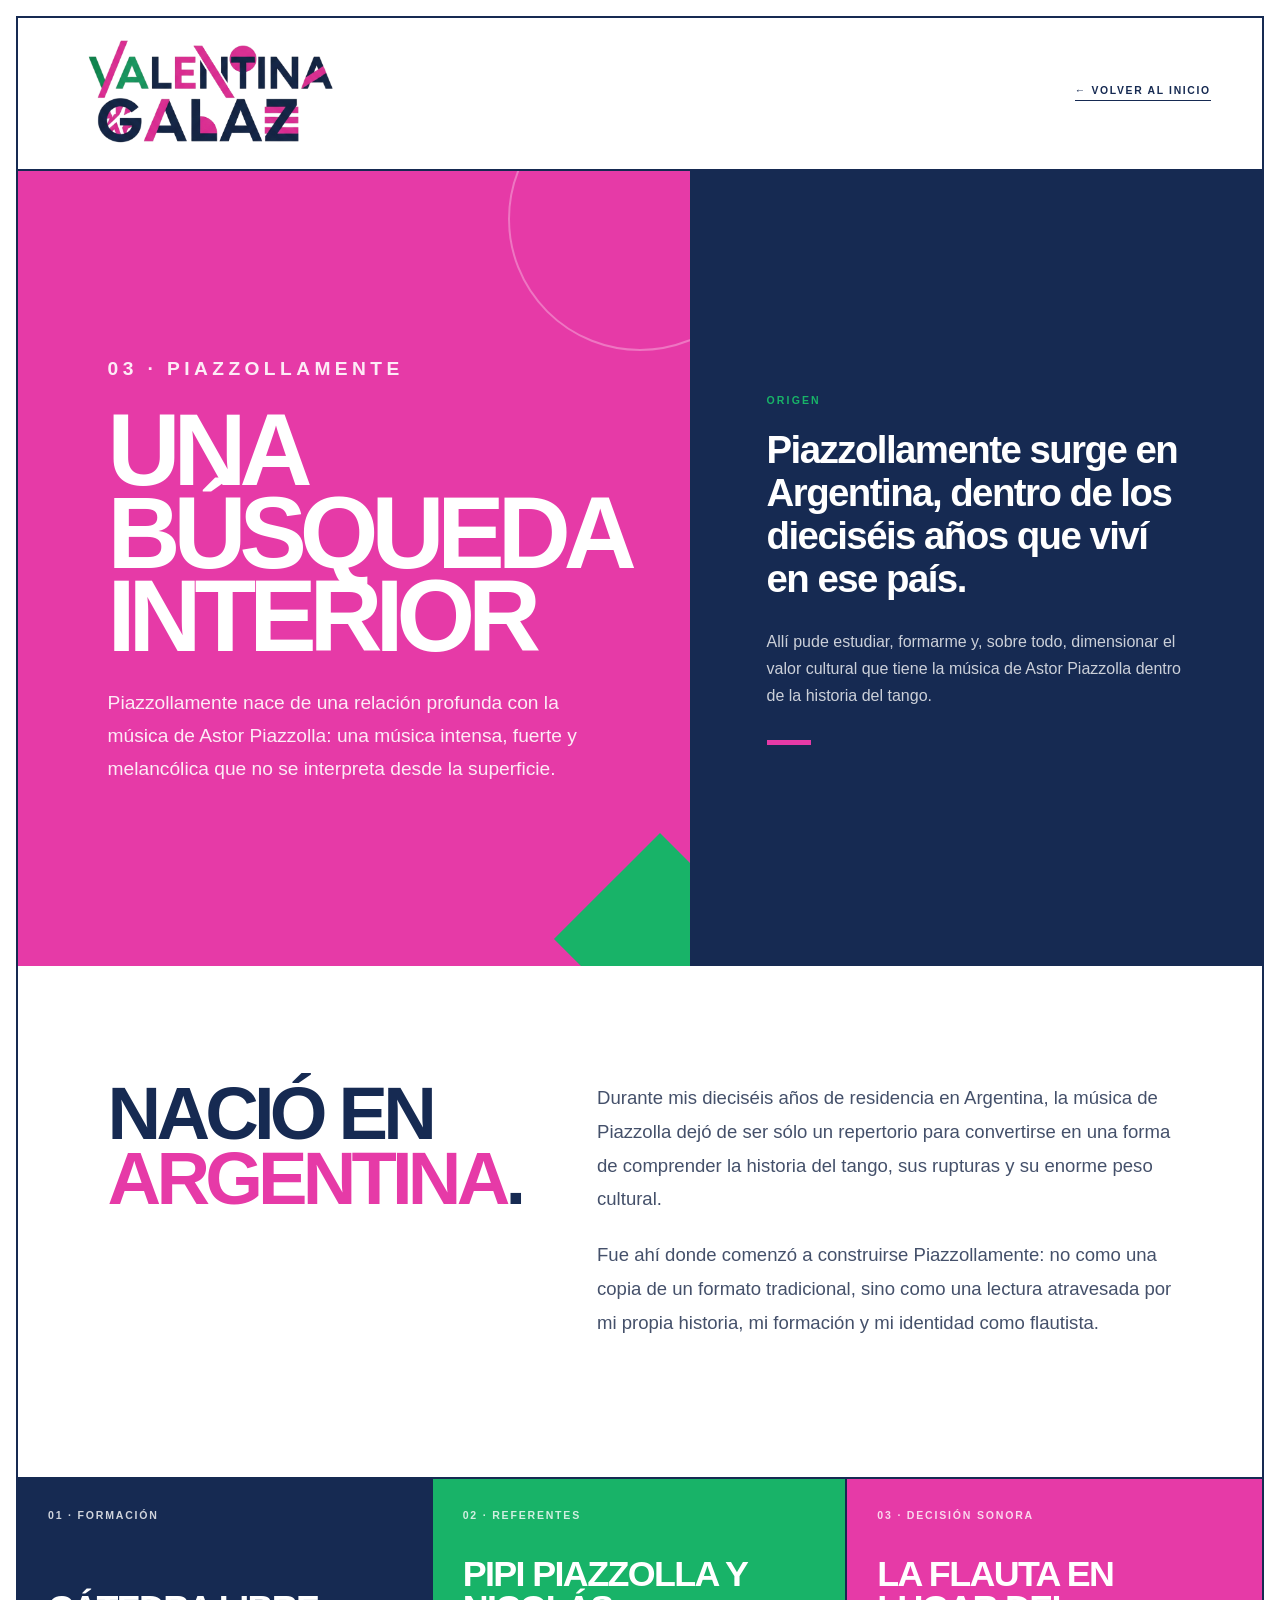
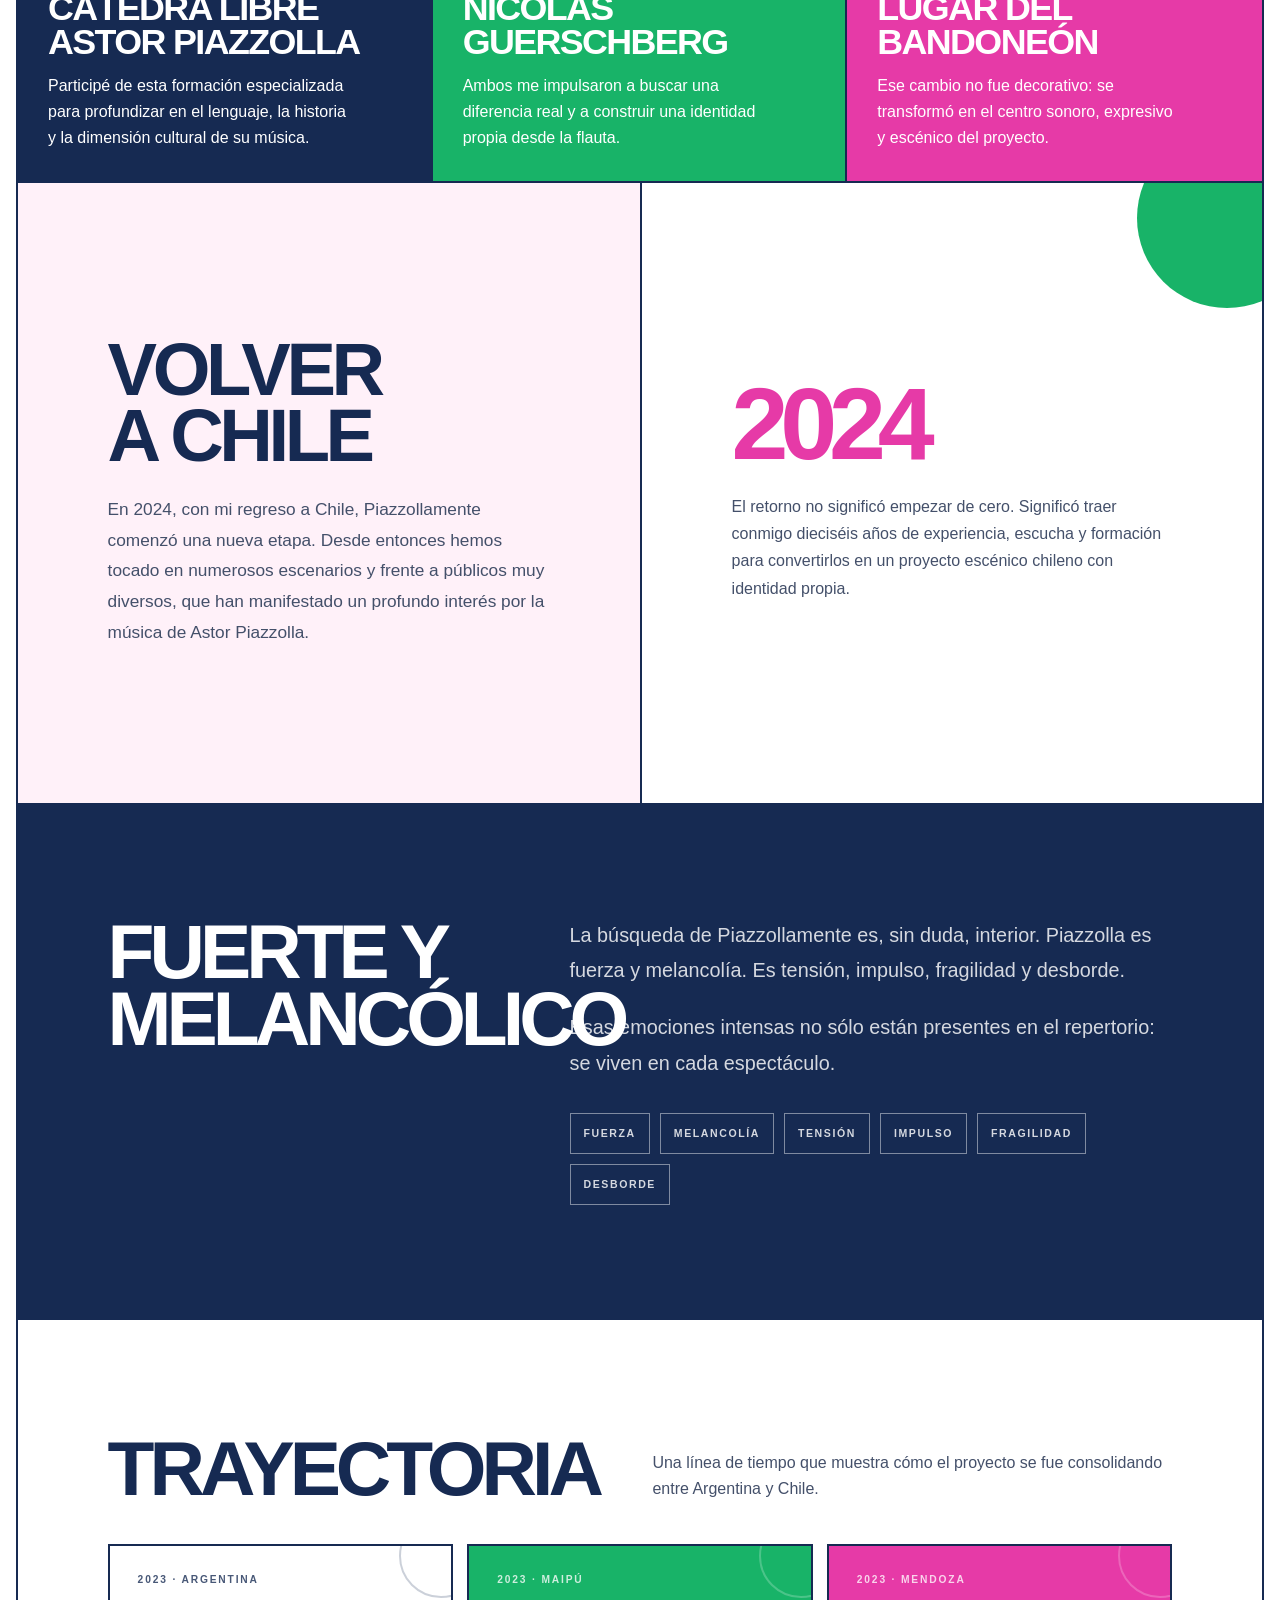
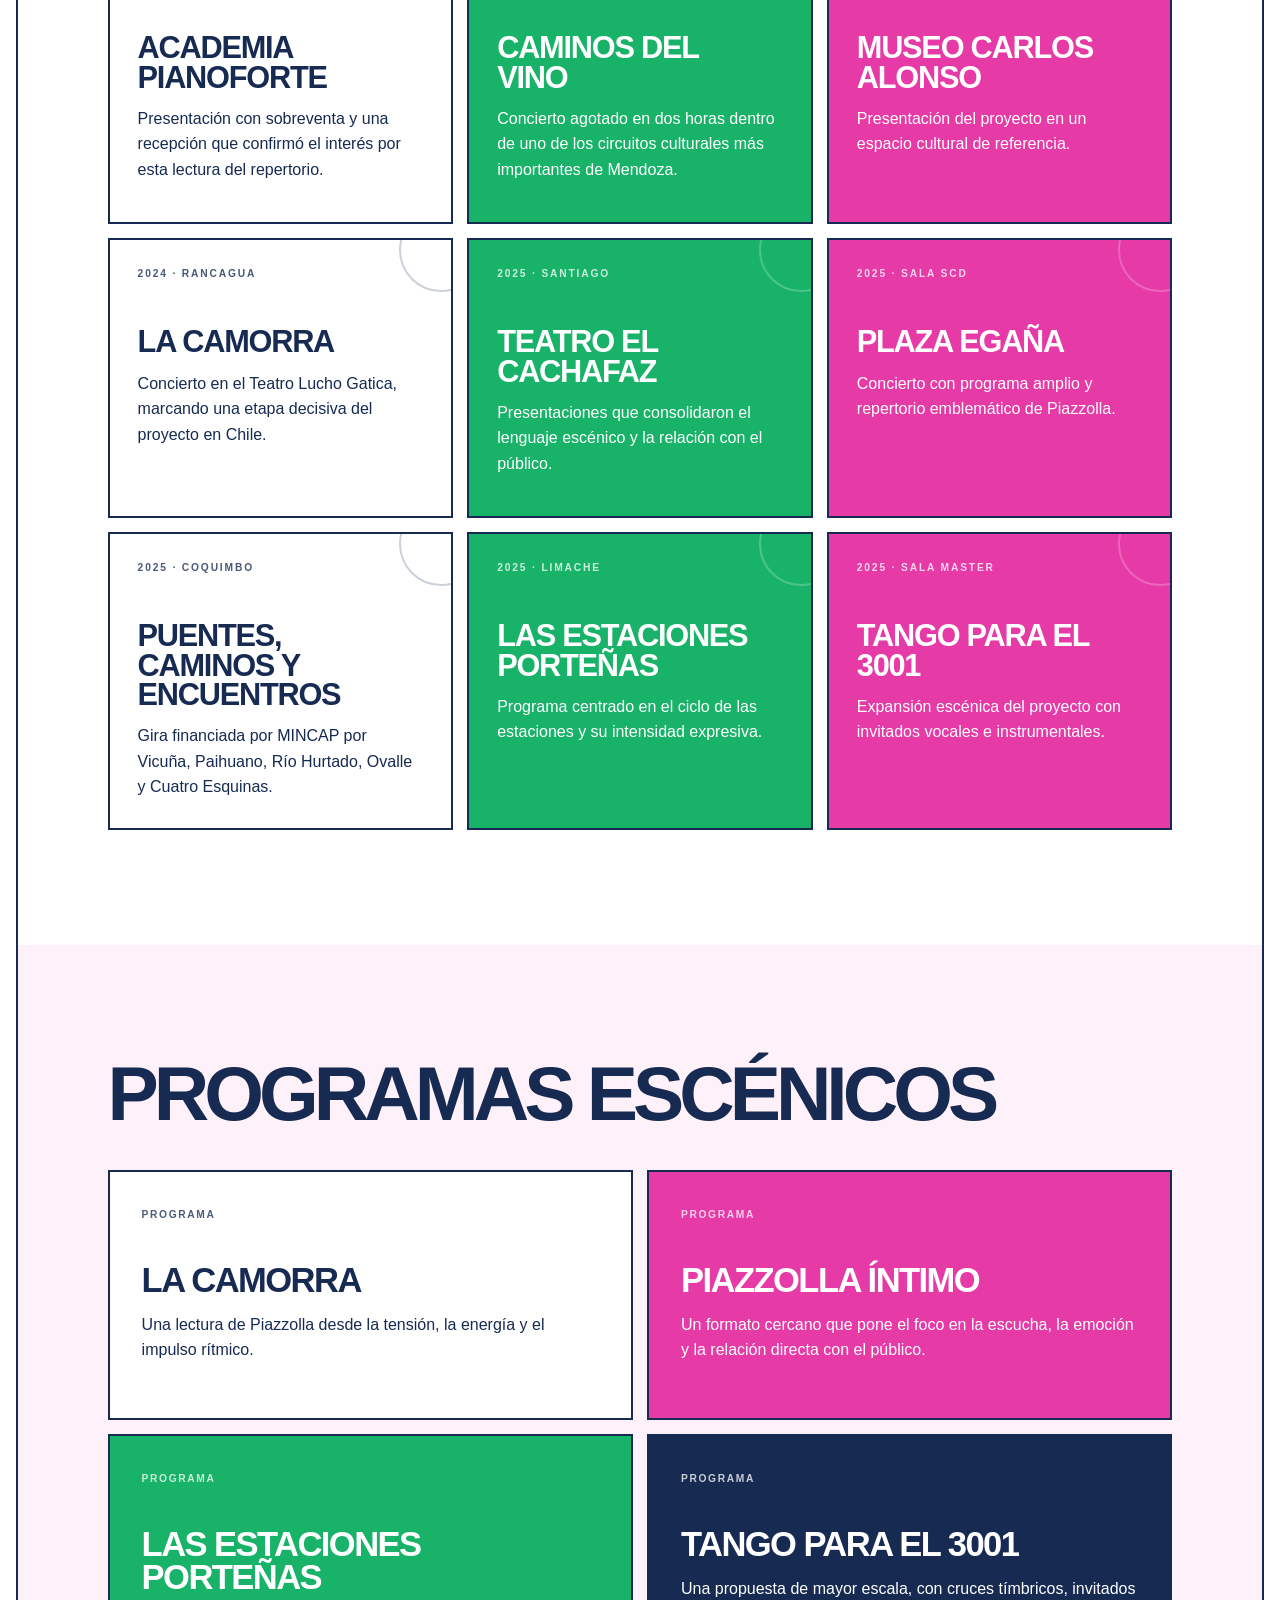
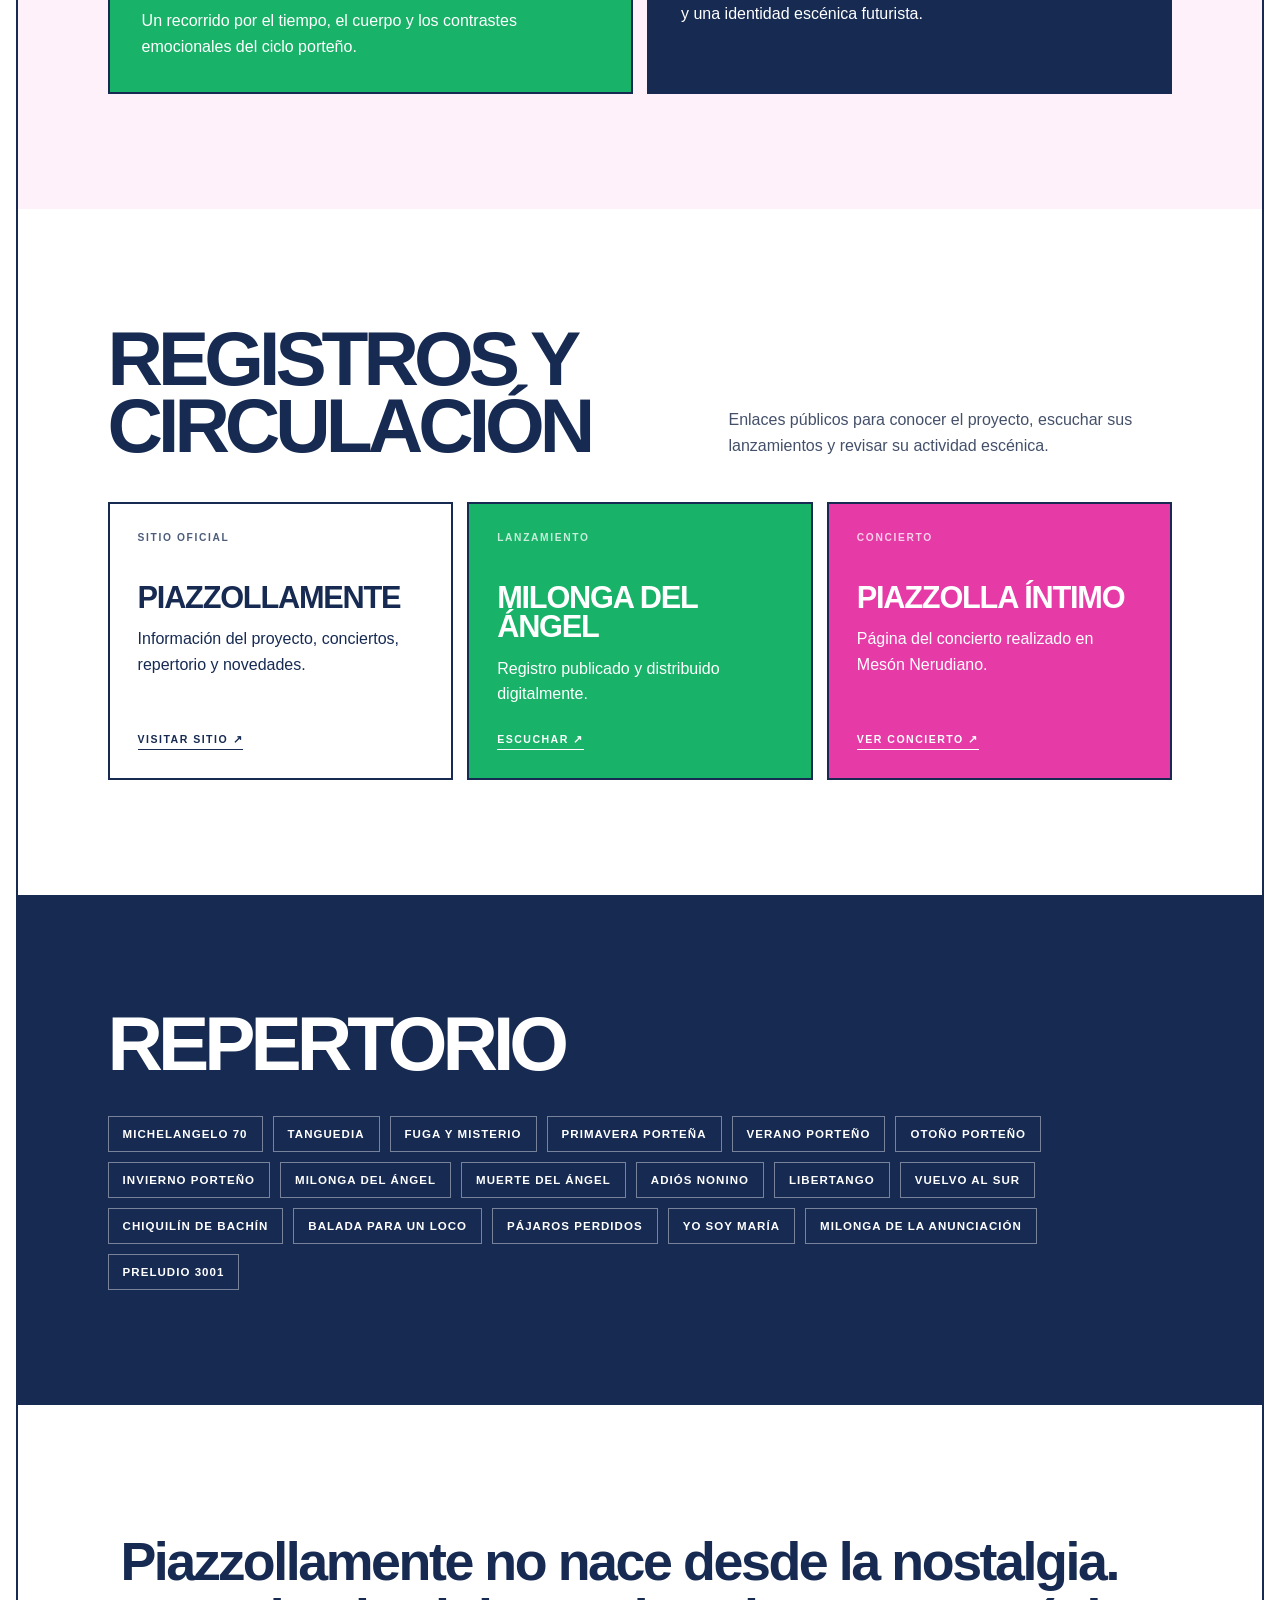
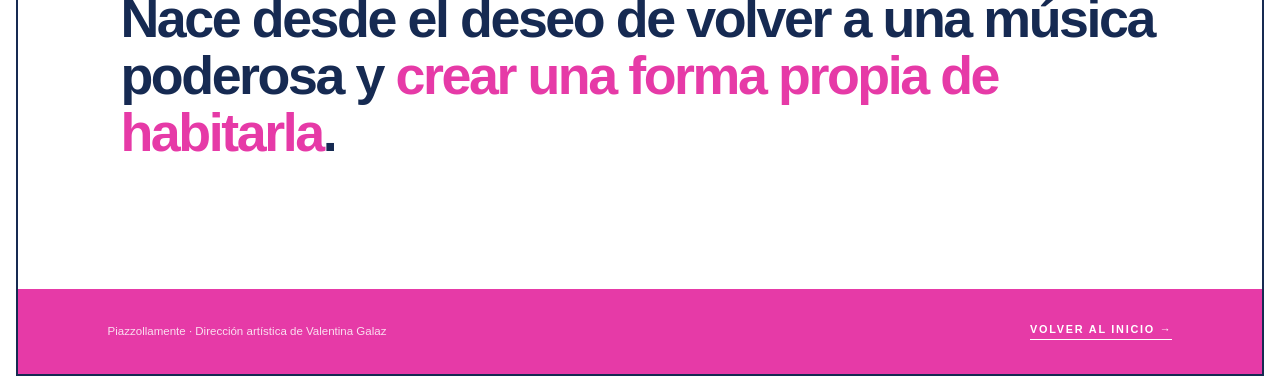
<file: piazzollamente/index.html>
<!doctype html>
<html lang="es">
<head>
  <meta charset="utf-8">
  <meta name="viewport" content="width=device-width,initial-scale=1,viewport-fit=cover">
  <title>Piazzollamente — Valentina Galaz</title>
  <meta name="description" content="Piazzollamente: proyecto nacido en Argentina y desarrollado en Chile, con la flauta traversa en reemplazo del bandoneón y una lectura intensa de la música de Astor Piazzolla.">
  <link rel="icon" type="image/svg+xml" href="../assets/favicon-vg.svg?v=2">
  <link rel="shortcut icon" href="../assets/favicon-vg.svg?v=2">
  <meta name="theme-color" content="#E63AA7">
  <style>
    :root{--white:#fff;--blue:#162a52;--green:#18b368;--fuchsia:#e63aa7;--soft:#fff1f9;--ink:#44506a}
    *{box-sizing:border-box}
    html{scroll-behavior:smooth;overflow-x:hidden;background:var(--white)}
    body{margin:0;background:var(--white);color:var(--blue);font-family:Arial,Helvetica,sans-serif;overflow-x:hidden}
    a{color:inherit}
    img{display:block;max-width:100%}
    .shell{margin:16px;border:2px solid var(--blue);overflow:hidden;background:var(--white)}
    header{display:flex;align-items:center;justify-content:space-between;gap:22px;padding:20px clamp(20px,4vw,54px);border-bottom:2px solid var(--blue);background:var(--white)}
    .brand{width:min(280px,48vw)}.brand img{width:100%;height:auto}
    .back{text-decoration:none;text-transform:uppercase;letter-spacing:.16em;font-size:.65rem;font-weight:800;border-bottom:1px solid currentColor;padding-bottom:4px;white-space:nowrap}

    .hero{display:grid;grid-template-columns:minmax(0,1.08fr) minmax(360px,.92fr);min-height:calc(100svh - 105px)}
    .hero-copy{position:relative;padding:clamp(48px,7vw,100px);background:var(--fuchsia);color:var(--white);display:flex;flex-direction:column;justify-content:center;overflow:hidden}
    .hero-copy:before{content:"";position:absolute;width:260px;aspect-ratio:1;border:2px solid currentColor;border-radius:50%;right:-82px;top:-84px;opacity:.3}
    .hero-copy:after{content:"";position:absolute;width:150px;aspect-ratio:1;background:var(--green);right:-45px;bottom:-48px;transform:rotate(45deg)}
    .kicker{position:relative;z-index:2;margin:0;font-size:.68rem;letter-spacing:.23em;text-transform:uppercase;font-weight:800}
    h1{position:relative;z-index:2;margin:24px 0 28px;font-size:clamp(3.2rem,7.9vw,7.6rem);line-height:.82;letter-spacing:-.07em;text-transform:uppercase;max-width:10ch}
    .hero-copy p{position:relative;z-index:2;margin:0;max-width:680px;font-size:clamp(1.02rem,1.5vw,1.27rem);line-height:1.72;color:rgba(255,255,255,.9)}
    .hero-side{padding:clamp(42px,6vw,82px);display:flex;flex-direction:column;justify-content:center;background:var(--blue);color:var(--white)}
    .hero-side .eyebrow{margin:0 0 18px;color:var(--green);font-size:.66rem;letter-spacing:.2em;text-transform:uppercase;font-weight:800}
    .hero-side blockquote{margin:0;font-size:clamp(1.65rem,3vw,2.8rem);line-height:1.12;letter-spacing:-.04em;font-weight:700}
    .hero-side p{margin:28px 0 0;line-height:1.7;color:rgba(255,255,255,.78)}
    .hero-side .line{width:44px;height:5px;background:var(--fuchsia);margin-top:30px}

    .origin{padding:clamp(72px,9vw,130px) clamp(24px,7vw,110px);display:grid;grid-template-columns:minmax(0,.82fr) minmax(0,1.18fr);gap:clamp(42px,7vw,105px)}
    .origin h2{margin:0;font-size:clamp(2.8rem,5.8vw,6rem);line-height:.88;letter-spacing:-.065em;text-transform:uppercase}
    .origin h2 span{color:var(--fuchsia)}
    .origin-copy{font-size:clamp(1.04rem,1.45vw,1.22rem);line-height:1.82;color:var(--ink)}
    .origin-copy p{margin:0 0 22px}

    .formation{display:grid;grid-template-columns:repeat(3,1fr);border-top:2px solid var(--blue);border-bottom:2px solid var(--blue)}
    .formation article{min-height:270px;padding:30px;border-right:2px solid var(--blue);display:flex;flex-direction:column;justify-content:space-between}
    .formation article:last-child{border-right:0}
    .formation article:nth-child(1){background:var(--blue);color:var(--white)}
    .formation article:nth-child(2){background:var(--green);color:var(--white)}
    .formation article:nth-child(3){background:var(--fuchsia);color:var(--white)}
    .formation span{font-size:.66rem;letter-spacing:.17em;text-transform:uppercase;font-weight:800;opacity:.8}
    .formation h3{margin:36px 0 14px;font-size:clamp(1.65rem,2.8vw,2.9rem);line-height:.95;letter-spacing:-.045em;text-transform:uppercase}
    .formation p{margin:0;line-height:1.62;max-width:34ch}

    .turning{display:grid;grid-template-columns:1fr 1fr;min-height:620px}
    .turning-left{padding:clamp(52px,7vw,100px);background:var(--soft);display:flex;flex-direction:column;justify-content:center}
    .turning-left h2{margin:0 0 26px;font-size:clamp(2.8rem,5.8vw,6rem);line-height:.88;letter-spacing:-.06em;text-transform:uppercase;max-width:8ch}
    .turning-left p{margin:0;max-width:650px;line-height:1.78;color:var(--ink);font-size:clamp(1rem,1.35vw,1.18rem)}
    .turning-right{position:relative;padding:clamp(52px,7vw,100px);background:var(--white);display:flex;flex-direction:column;justify-content:center;border-left:2px solid var(--blue);overflow:hidden}
    .turning-right:before{content:"";position:absolute;width:180px;aspect-ratio:1;background:var(--green);border-radius:50%;right:-55px;top:-55px}
    .turning-right strong{position:relative;z-index:2;font-size:clamp(4rem,8vw,8rem);line-height:.8;letter-spacing:-.08em;color:var(--fuchsia)}
    .turning-right p{position:relative;z-index:2;margin:28px 0 0;max-width:530px;line-height:1.7;color:var(--ink)}

    .emotion{padding:clamp(78px,9vw,130px) clamp(24px,7vw,110px);background:var(--blue);color:var(--white)}
    .emotion-grid{display:grid;grid-template-columns:minmax(0,.8fr) minmax(0,1.2fr);gap:60px;align-items:start}
    .emotion h2{margin:0;font-size:clamp(2.8rem,6vw,6.2rem);line-height:.88;letter-spacing:-.065em;text-transform:uppercase}
    .emotion-copy{font-size:clamp(1.08rem,1.55vw,1.3rem);line-height:1.78;color:rgba(255,255,255,.82)}
    .emotion-copy p{margin:0 0 22px}
    .emotion-tags{display:flex;flex-wrap:wrap;gap:10px;margin-top:32px}
    .emotion-tags span{border:1px solid rgba(255,255,255,.45);padding:10px 13px;font-size:.66rem;letter-spacing:.15em;text-transform:uppercase;font-weight:800}

    .timeline-section{padding:clamp(76px,9vw,128px) clamp(24px,7vw,110px);background:var(--white)}
    .section-head{display:flex;justify-content:space-between;align-items:end;gap:32px;margin-bottom:42px}
    .section-head h2{margin:0;font-size:clamp(2.8rem,6vw,6.2rem);line-height:.88;letter-spacing:-.065em;text-transform:uppercase}
    .section-head p{margin:0;max-width:520px;color:var(--ink);line-height:1.65}
    .timeline{display:grid;grid-template-columns:repeat(3,1fr);gap:14px}
    .moment{position:relative;min-height:280px;border:2px solid var(--blue);padding:28px;background:var(--white);overflow:hidden;display:flex;flex-direction:column;transition:transform .22s ease,box-shadow .22s ease}
    .moment:nth-child(2),.moment:nth-child(5),.moment:nth-child(8){background:var(--green);color:var(--white)}
    .moment:nth-child(3),.moment:nth-child(6),.moment:nth-child(9){background:var(--fuchsia);color:var(--white)}
    .moment:hover{transform:translateY(-5px);box-shadow:9px 9px 0 rgba(22,42,82,.14)}
    .year{font-size:.64rem;letter-spacing:.18em;text-transform:uppercase;font-weight:800;opacity:.78}
    .moment h3{margin:48px 0 14px;font-size:clamp(1.4rem,2.4vw,2.3rem);line-height:.95;letter-spacing:-.04em;text-transform:uppercase;max-width:16ch}
    .moment p{margin:0;line-height:1.6;max-width:38ch}
    .moment:after{content:"";position:absolute;width:80px;aspect-ratio:1;border:2px solid currentColor;border-radius:50%;right:-32px;top:-32px;opacity:.22}

    .shows{padding:clamp(76px,9vw,128px) clamp(24px,7vw,110px);background:var(--soft)}
    .shows h2{margin:0 0 42px;font-size:clamp(2.8rem,6vw,6.2rem);line-height:.88;letter-spacing:-.065em;text-transform:uppercase}
    .show-grid{display:grid;grid-template-columns:repeat(2,1fr);gap:14px}
    .show{border:2px solid var(--blue);padding:32px;min-height:250px;background:var(--white)}
    .show:nth-child(2){background:var(--fuchsia);color:var(--white)}
    .show:nth-child(3){background:var(--green);color:var(--white)}
    .show:nth-child(4){background:var(--blue);color:var(--white)}
    .show small{font-size:.64rem;letter-spacing:.16em;text-transform:uppercase;font-weight:800;opacity:.76}
    .show h3{margin:42px 0 15px;font-size:clamp(1.5rem,2.7vw,2.6rem);line-height:.95;letter-spacing:-.045em;text-transform:uppercase}
    .show p{margin:0;line-height:1.62}

    .records{padding:clamp(76px,9vw,128px) clamp(24px,7vw,110px)}
    .records-head{display:flex;justify-content:space-between;align-items:end;gap:32px;margin-bottom:42px}
    .records h2{margin:0;font-size:clamp(2.8rem,6vw,6.2rem);line-height:.88;letter-spacing:-.065em;text-transform:uppercase}
    .records-head p{margin:0;max-width:520px;color:var(--ink);line-height:1.65}
    .record-grid{display:grid;grid-template-columns:repeat(3,1fr);gap:14px}
    .record{border:2px solid var(--blue);padding:28px;min-height:245px;display:flex;flex-direction:column;background:var(--white)}
    .record:nth-child(2){background:var(--green);color:var(--white)}
    .record:nth-child(3){background:var(--fuchsia);color:var(--white)}
    .record small{font-size:.64rem;letter-spacing:.16em;text-transform:uppercase;font-weight:800;opacity:.76}
    .record h3{margin:40px 0 14px;font-size:clamp(1.4rem,2.4vw,2.25rem);line-height:.96;letter-spacing:-.04em;text-transform:uppercase}
    .record p{margin:0 0 26px;line-height:1.6}
    .record a{margin-top:auto;width:max-content;max-width:100%;text-decoration:none;border-bottom:1px solid currentColor;padding-bottom:4px;font-size:.66rem;letter-spacing:.14em;text-transform:uppercase;font-weight:800}

    .repertoire{padding:clamp(76px,9vw,128px) clamp(24px,7vw,110px);background:var(--blue);color:var(--white)}
    .repertoire h2{margin:0 0 38px;font-size:clamp(2.8rem,6vw,6.2rem);line-height:.88;letter-spacing:-.065em;text-transform:uppercase}
    .repertoire-list{display:flex;flex-wrap:wrap;gap:10px}
    .repertoire-list span{border:1px solid rgba(255,255,255,.42);padding:11px 14px;font-size:.72rem;letter-spacing:.09em;text-transform:uppercase;font-weight:800}

    .closing{padding:clamp(78px,10vw,140px) clamp(24px,8vw,130px);background:var(--white)}
    .closing p{margin:0;max-width:1050px;font-size:clamp(2rem,4.2vw,4.5rem);line-height:1.06;letter-spacing:-.045em;font-weight:700}
    .closing p span{color:var(--fuchsia)}

    footer{background:var(--fuchsia);color:var(--white);padding:34px clamp(24px,7vw,110px);display:flex;justify-content:space-between;gap:20px;align-items:center}
    footer a{text-decoration:none;font-size:.68rem;letter-spacing:.16em;text-transform:uppercase;font-weight:800;border-bottom:1px solid currentColor;padding-bottom:4px}
    footer span{font-size:.72rem;opacity:.84}

    @media(max-width:900px){.hero,.origin,.turning,.emotion-grid{grid-template-columns:1fr}.formation{grid-template-columns:1fr}.formation article{border-right:0;border-bottom:2px solid var(--blue)}.formation article:last-child{border-bottom:0}.turning-right{border-left:0;border-top:2px solid var(--blue)}.timeline{grid-template-columns:repeat(2,1fr)}.show-grid,.record-grid{grid-template-columns:1fr}.section-head,.records-head{display:block}.section-head p,.records-head p{margin-top:24px}}
    @media(max-width:620px){.shell{margin:8px}header{padding:15px 16px;gap:12px}.brand{width:min(205px,55vw)}.back{font-size:.55rem;letter-spacing:.1em}.hero{min-height:0}.hero-copy,.hero-side{padding:48px 24px 54px}h1{font-size:clamp(3rem,17vw,5rem)}.origin,.emotion,.timeline-section,.shows,.records,.repertoire,.closing{padding:62px 24px}.timeline{grid-template-columns:1fr}.moment{min-height:240px}.formation article{min-height:230px}.turning-left,.turning-right{padding:56px 24px}.record,.show{min-height:220px}footer{align-items:flex-start;flex-direction:column}}
  </style>
</head>
<body>
  <main class="shell">
    <header>
      <a class="brand" href="../" aria-label="Volver al inicio"><img src="../assets/Fondo%20marfil.png" alt="Valentina Galaz"></a>
      <a class="back" href="../">← Volver al inicio</a>
    </header>

    <section class="hero">
      <div class="hero-copy">
        <p class="kicker">03 · Piazzollamente</p>
        <h1>Una búsqueda interior</h1>
        <p>Piazzollamente nace de una relación profunda con la música de Astor Piazzolla: una música intensa, fuerte y melancólica que no se interpreta desde la superficie.</p>
      </div>
      <div class="hero-side">
        <p class="eyebrow">Origen</p>
        <blockquote>Piazzollamente surge en Argentina, dentro de los dieciséis años que viví en ese país.</blockquote>
        <p>Allí pude estudiar, formarme y, sobre todo, dimensionar el valor cultural que tiene la música de Astor Piazzolla dentro de la historia del tango.</p>
        <span class="line" aria-hidden="true"></span>
      </div>
    </section>

    <section class="origin">
      <h2>Nació en <span>Argentina</span>.</h2>
      <div class="origin-copy">
        <p>Durante mis dieciséis años de residencia en Argentina, la música de Piazzolla dejó de ser sólo un repertorio para convertirse en una forma de comprender la historia del tango, sus rupturas y su enorme peso cultural.</p>
        <p>Fue ahí donde comenzó a construirse Piazzollamente: no como una copia de un formato tradicional, sino como una lectura atravesada por mi propia historia, mi formación y mi identidad como flautista.</p>
      </div>
    </section>

    <section class="formation">
      <article><span>01 · Formación</span><div><h3>Cátedra Libre Astor Piazzolla</h3><p>Participé de esta formación especializada para profundizar en el lenguaje, la historia y la dimensión cultural de su música.</p></div></article>
      <article><span>02 · Referentes</span><div><h3>Pipi Piazzolla y Nicolás Guerschberg</h3><p>Ambos me impulsaron a buscar una diferencia real y a construir una identidad propia desde la flauta.</p></div></article>
      <article><span>03 · Decisión sonora</span><div><h3>La flauta en lugar del bandoneón</h3><p>Ese cambio no fue decorativo: se transformó en el centro sonoro, expresivo y escénico del proyecto.</p></div></article>
    </section>

    <section class="turning">
      <div class="turning-left">
        <h2>Volver a Chile</h2>
        <p>En 2024, con mi regreso a Chile, Piazzollamente comenzó una nueva etapa. Desde entonces hemos tocado en numerosos escenarios y frente a públicos muy diversos, que han manifestado un profundo interés por la música de Astor Piazzolla.</p>
      </div>
      <div class="turning-right">
        <strong>2024</strong>
        <p>El retorno no significó empezar de cero. Significó traer conmigo dieciséis años de experiencia, escucha y formación para convertirlos en un proyecto escénico chileno con identidad propia.</p>
      </div>
    </section>

    <section class="emotion">
      <div class="emotion-grid">
        <h2>Fuerte y melancólico</h2>
        <div class="emotion-copy">
          <p>La búsqueda de Piazzollamente es, sin duda, interior. Piazzolla es fuerza y melancolía. Es tensión, impulso, fragilidad y desborde.</p>
          <p>Esas emociones intensas no sólo están presentes en el repertorio: se viven en cada espectáculo.</p>
          <div class="emotion-tags"><span>Fuerza</span><span>Melancolía</span><span>Tensión</span><span>Impulso</span><span>Fragilidad</span><span>Desborde</span></div>
        </div>
      </div>
    </section>

    <section class="timeline-section">
      <div class="section-head"><h2>Trayectoria</h2><p>Una línea de tiempo que muestra cómo el proyecto se fue consolidando entre Argentina y Chile.</p></div>
      <div class="timeline">
        <article class="moment"><span class="year">2023 · Argentina</span><h3>Academia Pianoforte</h3><p>Presentación con sobreventa y una recepción que confirmó el interés por esta lectura del repertorio.</p></article>
        <article class="moment"><span class="year">2023 · Maipú</span><h3>Caminos del Vino</h3><p>Concierto agotado en dos horas dentro de uno de los circuitos culturales más importantes de Mendoza.</p></article>
        <article class="moment"><span class="year">2023 · Mendoza</span><h3>Museo Carlos Alonso</h3><p>Presentación del proyecto en un espacio cultural de referencia.</p></article>
        <article class="moment"><span class="year">2024 · Rancagua</span><h3>La Camorra</h3><p>Concierto en el Teatro Lucho Gatica, marcando una etapa decisiva del proyecto en Chile.</p></article>
        <article class="moment"><span class="year">2025 · Santiago</span><h3>Teatro El Cachafaz</h3><p>Presentaciones que consolidaron el lenguaje escénico y la relación con el público.</p></article>
        <article class="moment"><span class="year">2025 · Sala SCD</span><h3>Plaza Egaña</h3><p>Concierto con programa amplio y repertorio emblemático de Piazzolla.</p></article>
        <article class="moment"><span class="year">2025 · Coquimbo</span><h3>Puentes, Caminos y Encuentros</h3><p>Gira financiada por MINCAP por Vicuña, Paihuano, Río Hurtado, Ovalle y Cuatro Esquinas.</p></article>
        <article class="moment"><span class="year">2025 · Limache</span><h3>Las Estaciones Porteñas</h3><p>Programa centrado en el ciclo de las estaciones y su intensidad expresiva.</p></article>
        <article class="moment"><span class="year">2025 · Sala Master</span><h3>Tango para el 3001</h3><p>Expansión escénica del proyecto con invitados vocales e instrumentales.</p></article>
      </div>
    </section>

    <section class="shows">
      <h2>Programas escénicos</h2>
      <div class="show-grid">
        <article class="show"><small>Programa</small><h3>La Camorra</h3><p>Una lectura de Piazzolla desde la tensión, la energía y el impulso rítmico.</p></article>
        <article class="show"><small>Programa</small><h3>Piazzolla íntimo</h3><p>Un formato cercano que pone el foco en la escucha, la emoción y la relación directa con el público.</p></article>
        <article class="show"><small>Programa</small><h3>Las Estaciones Porteñas</h3><p>Un recorrido por el tiempo, el cuerpo y los contrastes emocionales del ciclo porteño.</p></article>
        <article class="show"><small>Programa</small><h3>Tango para el 3001</h3><p>Una propuesta de mayor escala, con cruces tímbricos, invitados y una identidad escénica futurista.</p></article>
      </div>
    </section>

    <section class="records">
      <div class="records-head"><h2>Registros y circulación</h2><p>Enlaces públicos para conocer el proyecto, escuchar sus lanzamientos y revisar su actividad escénica.</p></div>
      <div class="record-grid">
        <article class="record"><small>Sitio oficial</small><h3>Piazzollamente</h3><p>Información del proyecto, conciertos, repertorio y novedades.</p><a href="https://piazzollamente.cl/" target="_blank" rel="noreferrer">Visitar sitio ↗</a></article>
        <article class="record"><small>Lanzamiento</small><h3>Milonga del Ángel</h3><p>Registro publicado y distribuido digitalmente.</p><a href="https://ditto.fm/milonga-del-angel-piazzollamente" target="_blank" rel="noreferrer">Escuchar ↗</a></article>
        <article class="record"><small>Concierto</small><h3>Piazzolla íntimo</h3><p>Página del concierto realizado en Mesón Nerudiano.</p><a href="https://piazzollamente.cl/mesonnerudiano/" target="_blank" rel="noreferrer">Ver concierto ↗</a></article>
      </div>
    </section>

    <section class="repertoire">
      <h2>Repertorio</h2>
      <div class="repertoire-list"><span>Michelangelo 70</span><span>Tanguedia</span><span>Fuga y Misterio</span><span>Primavera Porteña</span><span>Verano Porteño</span><span>Otoño Porteño</span><span>Invierno Porteño</span><span>Milonga del Ángel</span><span>Muerte del Ángel</span><span>Adiós Nonino</span><span>Libertango</span><span>Vuelvo al Sur</span><span>Chiquilín de Bachín</span><span>Balada para un loco</span><span>Pájaros Perdidos</span><span>Yo soy María</span><span>Milonga de la Anunciación</span><span>Preludio 3001</span></div>
    </section>

    <section class="closing"><p>Piazzollamente no nace desde la nostalgia. Nace desde el deseo de volver a una música poderosa y <span>crear una forma propia de habitarla</span>.</p></section>

    <footer><span>Piazzollamente · Dirección artística de Valentina Galaz</span><a href="../">Volver al inicio →</a></footer>
  </main>
</body>
</html>
</file>
